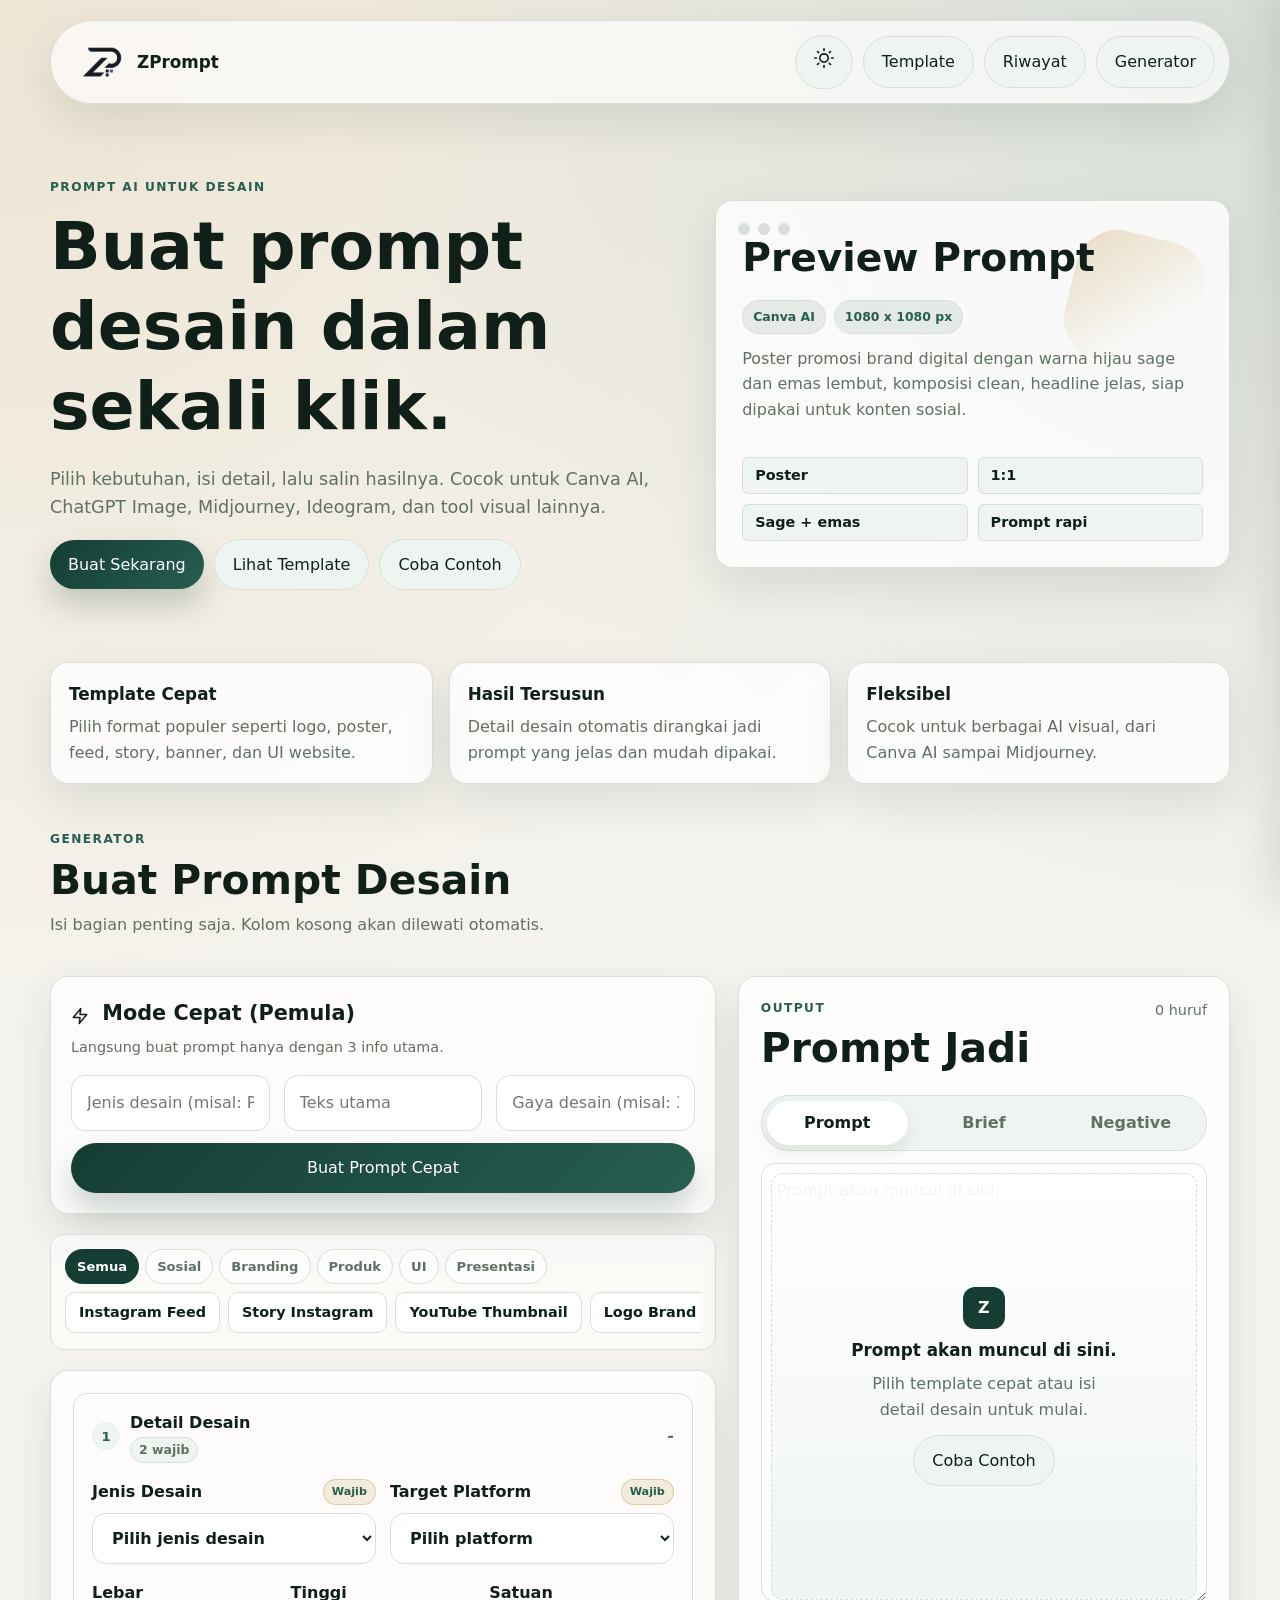
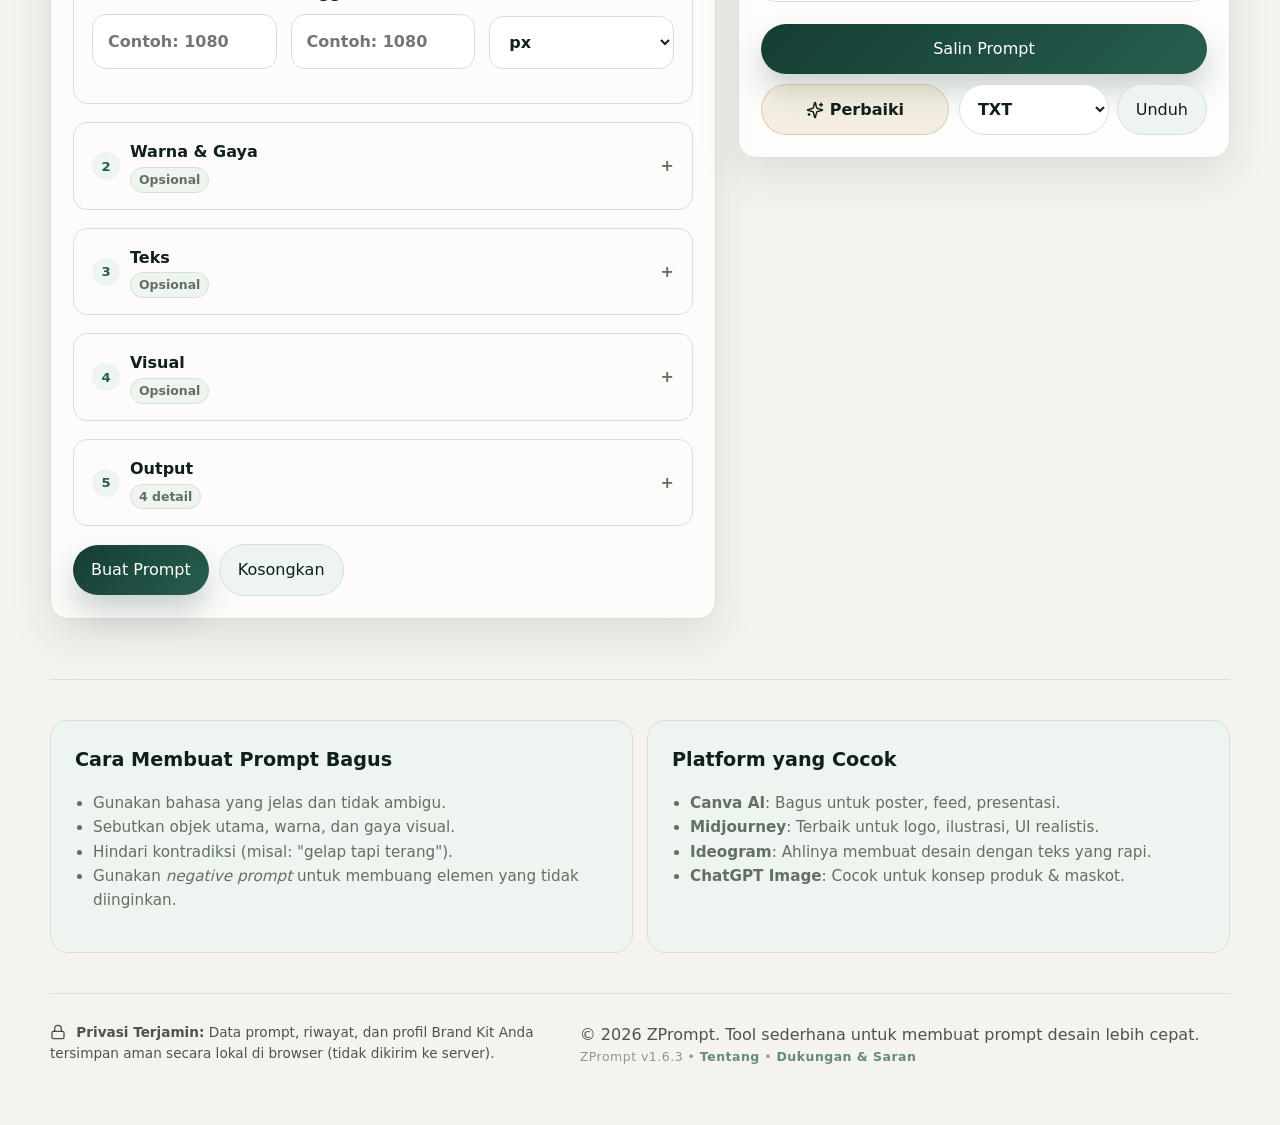
<file: index.html>
<!doctype html>
<html lang="id">
<head>
  <meta charset="utf-8" />
  <meta name="viewport" content="width=device-width, initial-scale=1" />
  <meta name="theme-color" content="#10261f" />
  <meta name="description" content="ZPrompt — generator prompt desain AI gratis. Buat prompt untuk Canva AI, Midjourney, Ideogram, dan ChatGPT dalam hitungan detik." />
  <meta property="og:title" content="ZPrompt — AI Design Prompt Generator" />
  <meta property="og:description" content="Buat prompt desain AI dengan cepat dan rapi." />
  <meta property="og:url" content="https://zarkasih081.github.io/ZPrompt/" />
  <meta property="og:type" content="website" />
  <meta property="og:image" content="https://zarkasih081.github.io/ZPrompt/assets/og-image.png" />
  <link rel="canonical" href="https://zarkasih081.github.io/ZPrompt/" />
  <title>ZPrompt</title>
  <link rel="icon" href="assets/favicon.png" type="image/png" />
  <link rel="apple-touch-icon" href="assets/icon-192.png" />
  <link rel="manifest" href="manifest.webmanifest" />
  <link rel="stylesheet" href="style.css?v=1.6.3" />
</head>
<body>
  <div class="app-shell">
    <header class="site-header">
      <nav class="nav home-nav" aria-label="Navigasi utama">
        <a class="brand" href="#top" aria-label="ZPrompt">
          <img src="assets/logo.png" alt="Logo ZPrompt" />
          <span>
            <strong>ZPrompt</strong>
          </span>
        </a>
        <div class="nav-actions home-nav-actions">
          <button class="theme-toggle" id="themeToggle" type="button" aria-label="Ganti tema"><span class="theme-icon"><svg width="20" height="20" viewBox="0 0 24 24" fill="none" stroke="currentColor" stroke-width="2" stroke-linecap="round" stroke-linejoin="round"><circle cx="12" cy="12" r="5"/><line x1="12" y1="1" x2="12" y2="3"/><line x1="12" y1="21" x2="12" y2="23"/><line x1="4.22" y1="4.22" x2="5.64" y2="5.64"/><line x1="18.36" y1="18.36" x2="19.78" y2="19.78"/><line x1="1" y1="12" x2="3" y2="12"/><line x1="21" y1="12" x2="23" y2="12"/><line x1="4.22" y1="19.78" x2="5.64" y2="18.36"/><line x1="18.36" y1="5.64" x2="19.78" y2="4.22"/></svg></span></button>
          <a class="nav-link" href="template/">Template</a>
          <button class="nav-link" id="historyToggle" type="button" aria-label="Buka Riwayat" aria-controls="historySidebar" aria-expanded="false">
            <span class="history-text">Riwayat</span>
            <svg class="history-icon" width="20" height="20" viewBox="0 0 24 24" fill="none" stroke="currentColor" stroke-width="2" stroke-linecap="round" stroke-linejoin="round"><path d="M3 12a9 9 0 1 0 9-9 9.75 9.75 0 0 0-6.74 2.74L3 8"/><path d="M3 3v5h5"/><path d="M12 7v5l4 2"/></svg>
          </button>
          <a class="nav-link" href="#generator">Generator</a>
        </div>
      </nav>

      <section class="hero" id="top">
        <div class="hero-copy">
          <p class="eyebrow">Prompt AI untuk desain</p>
          <h1>Buat prompt desain dalam sekali klik.</h1>
          <p class="hero-text">Pilih kebutuhan, isi detail, lalu salin hasilnya. Cocok untuk Canva AI, ChatGPT Image, Midjourney, Ideogram, dan tool visual lainnya.</p>
          <div class="hero-buttons">
            <a class="primary-btn" href="#generator">Buat Sekarang</a>
            <a class="secondary-btn" href="template/">Lihat Template</a>
            <button class="secondary-btn" id="loadExample" type="button">Coba Contoh</button>
          </div>
        </div>
        <div class="hero-card" aria-label="Preview hasil prompt">
          <div class="card-topbar">
            <span></span><span></span><span></span>
          </div>
          <h2>Preview Prompt</h2>
          <div class="preview-meta">
            <span>Canva AI</span>
            <span>1080 x 1080 px</span>
          </div>
          <p class="preview-prompt">Poster promosi brand digital dengan warna hijau sage dan emas lembut, komposisi clean, headline jelas, siap dipakai untuk konten sosial.</p>
          <div class="mini-grid">
            <span>Poster</span>
            <span>1:1</span>
            <span>Sage + emas</span>
            <span>Prompt rapi</span>
          </div>
        </div>
      </section>
    </header>

    <main>
      <section class="quick-info" aria-label="Fitur website">
        <article>
          <strong>Template Cepat</strong>
          <p>Pilih format populer seperti logo, poster, feed, story, banner, dan UI website.</p>
        </article>
        <article>
          <strong>Hasil Tersusun</strong>
          <p>Detail desain otomatis dirangkai jadi prompt yang jelas dan mudah dipakai.</p>
        </article>
        <article>
          <strong>Fleksibel</strong>
          <p>Cocok untuk berbagai AI visual, dari Canva AI sampai Midjourney.</p>
        </article>
      </section>

      <section class="generator-section" id="generator">
        <div class="section-heading">
          <p class="eyebrow">Generator</p>
          <h2>Buat Prompt Desain</h2>
          <p>Isi bagian penting saja. Kolom kosong akan dilewati otomatis.</p>
        </div>

        <div class="generator-left-column">
          <div class="quick-mode-panel" aria-label="Mode Cepat">
            <div class="quick-mode-header">
              <h3 class="panel-title"><svg class="icon-inline" width="18" height="18" viewBox="0 0 24 24" fill="none" stroke="currentColor" stroke-width="2" stroke-linecap="round" stroke-linejoin="round"><polygon points="13 2 3 14 12 14 11 22 21 10 12 10 13 2"/></svg> Mode Cepat (Pemula)</h3>
              <p class="panel-desc">Langsung buat prompt hanya dengan 3 info utama.</p>
            </div>
            <form id="quickModeForm" class="quick-mode-form">
              <div class="grid-3 quick-mode-grid">
                <input id="qmDesignType" type="text" placeholder="Jenis desain (misal: Poster)" required />
                <input id="qmMainText" type="text" placeholder="Teks utama" required />
                <input id="qmStyle" type="text" placeholder="Gaya desain (misal: 3D)" required />
              </div>
              <button class="primary-btn quick-btn" type="submit">Buat Prompt Cepat</button>
            </form>
          </div>

          <div class="preset-panel" aria-label="Template Profesional">
            <div class="preset-categories" aria-label="Kategori template">
              <button class="preset-category-btn active" data-category="all" type="button">Semua</button>
              <button class="preset-category-btn" data-category="social" type="button">Sosial</button>
              <button class="preset-category-btn" data-category="brand" type="button">Branding</button>
              <button class="preset-category-btn" data-category="product" type="button">Produk</button>
              <button class="preset-category-btn" data-category="ui" type="button">UI</button>
              <button class="preset-category-btn" data-category="presentation" type="button">Presentasi</button>
            </div>
            <div class="presets-container" aria-label="Template">
              <button class="preset-btn" data-category="social" data-preset="ig-feed" type="button">Instagram Feed</button>
              <button class="preset-btn" data-category="social" data-preset="story" type="button">Story Instagram</button>
              <button class="preset-btn" data-category="social" data-preset="yt-thumb" type="button">YouTube Thumbnail</button>
              <button class="preset-btn" data-category="brand" data-preset="logo" type="button">Logo Brand</button>
              <button class="preset-btn" data-category="social" data-preset="poster" type="button">Poster</button>
              <button class="preset-btn" data-category="product" data-preset="poster-makanan" type="button">Poster Makanan</button>
              <button class="preset-btn" data-category="product" data-preset="label-produk" type="button">Label Produk</button>
              <button class="preset-btn" data-category="brand" data-preset="banner" type="button">Banner Website</button>
              <button class="preset-btn" data-category="brand" data-preset="maskot" type="button">Desain Maskot</button>
              <button class="preset-btn" data-category="ui" data-preset="ui" type="button">UI Website</button>
              <button class="preset-btn" data-category="ui" data-preset="ui-app" type="button">UI Aplikasi</button>
              <button class="preset-btn" data-category="presentation" data-preset="slide" type="button">Presentasi Slide</button>
              <button class="preset-btn" data-category="presentation" data-preset="bisnis" type="button">Presentasi Bisnis</button>
            </div>
          </div>

          <form class="generator-form" id="promptForm">
          <fieldset>
            <legend>Detail Desain</legend>
            <div class="grid-2">
              <label>Jenis Desain
                <select id="designType" required>
                  <option value="">Pilih jenis desain</option>
                  <option>Logo</option>
                  <option>Poster Promosi</option>
                  <option>Feed Instagram</option>
                  <option>Story Instagram</option>
                  <option>Banner Website</option>
                  <option>Label Produk</option>
                  <option>Thumbnail YouTube</option>
                  <option>Presentasi Slide</option>
                  <option>UI Website</option>
                </select>
              </label>
              <label>Target Platform
                <select id="platform" required>
                  <option value="">Pilih platform</option>
                  <option>Canva AI</option>
                  <option>ChatGPT Image</option>
                  <option>Ideogram</option>
                  <option>Leonardo AI</option>
                  <option>Bing Image Creator</option>
                  <option>Midjourney</option>
                  <option>Umum</option>
                </select>
              </label>
            </div>
            <div id="platformTips" class="platform-tips" aria-hidden="true"></div>
            <div class="grid-3">
              <label>Lebar
                <input id="width" type="number" min="1" placeholder="Contoh: 1080" />
              </label>
              <label>Tinggi
                <input id="height" type="number" min="1" placeholder="Contoh: 1080" />
              </label>
              <label>Satuan
                <select id="unit">
                  <option>px</option>
                  <option>cm</option>
                  <option>mm</option>
                  <option>inch</option>
                </select>
              </label>
            </div>
          </fieldset>

          <fieldset>
            <legend>Warna & Gaya</legend>
            <div class="brand-kit-toolbar">
              <button class="secondary-btn small-btn brand-kit-open" id="openBrandKit" type="button"><svg class="icon-inline icon-sm" width="14" height="14" viewBox="0 0 24 24" fill="none" stroke="currentColor" stroke-width="2" stroke-linecap="round" stroke-linejoin="round"><circle cx="13.5" cy="6.5" r=".5" fill="currentColor"/><circle cx="17.5" cy="10.5" r=".5" fill="currentColor"/><circle cx="8.5" cy="7.5" r=".5" fill="currentColor"/><circle cx="6.5" cy="12.5" r=".5" fill="currentColor"/><path d="M12 2C6.5 2 2 6.5 2 12s4.5 10 10 10c.926 0 1.648-.746 1.648-1.688 0-.437-.18-.835-.437-1.125-.29-.289-.438-.652-.438-1.125a1.64 1.64 0 0 1 1.668-1.668h1.996c3.051 0 5.555-2.503 5.555-5.554C21.965 6.012 17.461 2 12 2z"/></svg> Brand Kit</button>
            </div>
            <div class="grid-2">
              <label>Warna Utama
                <input id="primaryColor" type="text" placeholder="Contoh: hijau sage" />
              </label>
              <label>Warna Sekunder
                <input id="secondaryColor" type="text" placeholder="Contoh: emas lembut" />
              </label>
            </div>
            <div class="grid-2">
              <label>Mood Warna
                <select id="mood">
                  <option value="">Pilih mood warna</option>
                  <option>Fresh dan cerah</option>
                  <option>Elegan dan profesional</option>
                  <option>Minimalis dan bersih</option>
                  <option>Hangat dan ramah</option>
                  <option>Modern dan premium</option>
                  <option>Lucu dan kartun</option>
                </select>
              </label>
              <label>Gaya Desain
                <select id="styleDesign">
                  <option value="">Pilih gaya desain</option>
                  <option>Modern clean</option>
                  <option>Minimalis premium</option>
                  <option>Kartun lucu</option>
                  <option>Flat illustration</option>
                  <option>3D soft style</option>
                  <option>Luxury elegant</option>
                  <option>Edukatif formal</option>
                </select>
              </label>
            </div>
          </fieldset>

          <fieldset>
            <legend>Teks</legend>
            <label>Teks Utama atau Judul Besar
              <input id="mainText" type="text" placeholder="Contoh: ZPrompt" />
            </label>
            <div class="grid-2">
              <label>Peletakan Teks Utama
                <select id="textPlacement">
                  <option value="">Pilih peletakan</option>
                  <option>Atas tengah</option>
                  <option>Tengah utama</option>
                  <option>Kiri atas</option>
                  <option>Kiri bawah</option>
                  <option>Kanan atas</option>
                  <option>Bawah tengah</option>
                </select>
              </label>
              <label>Gaya Font
                <select id="fontStyle">
                  <option value="">Pilih gaya font</option>
                  <option>Sans serif modern</option>
                  <option>Serif elegan</option>
                  <option>Rounded friendly</option>
                  <option>Bold display</option>
                  <option>Handwritten playful</option>
                  <option>Formal akademik</option>
                </select>
              </label>
            </div>
            <label>Teks Sekunder atau Tagline
              <input id="tagline" type="text" placeholder="Contoh: Cepat, rapi, siap pakai" />
            </label>
          </fieldset>

          <fieldset>
            <legend>Visual</legend>
            <label>Deskripsi Gambar, Ilustrasi, atau Logo
              <textarea id="visualDesc" rows="4" placeholder="Contoh: logo huruf Z modern dengan elemen cahaya lembut dan bentuk geometris"></textarea>
            </label>
            <div class="grid-2">
              <label>Objek Utama
                <input id="mainObject" type="text" placeholder="Contoh: maskot, produk, ikon" />
              </label>
              <label>Latar Belakang
                <input id="background" type="text" placeholder="Contoh: putih bersih, gradasi" />
              </label>
            </div>
            <label>Elemen Tambahan
              <input id="extraElements" type="text" placeholder="Contoh: daun, buah, sparkle, garis abstrak, bayangan halus" />
            </label>
          </fieldset>

          <fieldset>
            <legend>Output</legend>
            <div class="grid-2">
              <label>Bahasa Output
                <select id="promptLang">
                  <option>Indonesia</option>
                  <option>English</option>
                  <option>Campuran</option>
                </select>
              </label>
              <label>Level Detail
                <select id="detailLevel">
                  <option>Standar</option>
                  <option>Singkat</option>
                  <option>Detail</option>
                  <option>Sangat detail</option>
                </select>
              </label>
            </div>
            <div class="grid-2">
              <label>Nuansa Output
                <select id="outputTone">
                  <option>Profesional</option>
                  <option>Realistis</option>
                  <option>Lucu</option>
                  <option>Premium</option>
                  <option>Akademik</option>
                  <option>Promosi</option>
                </select>
              </label>
              <label>Kualitas
                <select id="quality">
                  <option>High quality</option>
                  <option>Ultra detailed</option>
                  <option>Clean vector</option>
                  <option>Print ready</option>
                  <option>Mobile friendly</option>
                </select>
              </label>
            </div>
            <label>Catatan Khusus
              <textarea id="notes" rows="3" placeholder="Contoh: teks harus mudah dibaca, cocok untuk stiker"></textarea>
            </label>
            <label>Hal yang Harus Dihindari
              <textarea id="negativePrompt" rows="2" placeholder="Contoh: jangan blur, jangan teks rusak, jangan background gelap, jangan terlalu ramai"></textarea>
            </label>
          </fieldset>

          <div class="form-actions">
            <button class="primary-btn" type="submit">Buat Prompt</button>
            <button class="secondary-btn" id="resetForm" type="button">Kosongkan</button>
            <span id="saveStatus" class="save-badge"></span>
          </div>
        </form>
        </div>

        <aside class="result-panel" aria-label="Hasil prompt">
          <div class="result-header">
            <div>
              <p class="eyebrow">Output</p>
              <h2>Prompt Jadi</h2>
            </div>
            <span id="charCount">0 huruf</span>
          </div>
          <div class="output-mode-tabs" role="tablist" aria-label="Mode output">
            <button class="output-mode-btn active" data-output-mode="prompt" type="button" role="tab" aria-selected="true">Prompt</button>
            <button class="output-mode-btn" data-output-mode="brief" type="button" role="tab" aria-selected="false">Brief</button>
            <button class="output-mode-btn" data-output-mode="negative" type="button" role="tab" aria-selected="false">Negative</button>
          </div>
          <div class="result-output-wrap">
            <textarea id="resultPrompt" rows="16" readonly placeholder="Prompt akan muncul di sini."></textarea>
            <div class="result-empty-state" id="resultEmptyState">
              <div class="empty-mark">Z</div>
              <strong>Prompt akan muncul di sini.</strong>
              <p>Pilih template cepat atau isi detail desain untuk mulai.</p>
              <button class="secondary-btn empty-example-btn" id="loadExampleEmpty" type="button">Coba Contoh</button>
            </div>
          </div>
          <details class="result-detail-panel" id="promptToolsPanel" hidden>
            <summary>
              <span>Skor & salin platform</span>
              <span class="result-detail-kicker">Opsional</span>
            </summary>
          <div class="prompt-score-panel" id="promptScorePanel" hidden>
            <div class="score-header">
              <strong>Skor Kualitas Prompt: <span id="scoreValue">0</span>/100</strong>
              <div class="score-bar"><div class="score-fill" id="scoreFill"></div></div>
            </div>
            <div class="score-details">
              <p class="score-good"><svg class="score-icon score-icon-good" width="16" height="16" viewBox="0 0 24 24" fill="none" stroke="currentColor" stroke-width="2" stroke-linecap="round" stroke-linejoin="round"><path d="M20 6 9 17l-5-5"/></svg> <strong>Lengkap:</strong> <span id="scoreGoodText">-</span></p>
              <p class="score-bad"><svg class="score-icon score-icon-bad" width="16" height="16" viewBox="0 0 24 24" fill="none" stroke="currentColor" stroke-width="2" stroke-linecap="round" stroke-linejoin="round"><path d="m21.73 18-8-14a2 2 0 0 0-3.48 0l-8 14A2 2 0 0 0 4 21h16a2 2 0 0 0 1.73-3Z"/><path d="M12 9v4"/><path d="M12 17h.01"/></svg> <strong>Kurang/Saran:</strong> <span id="scoreBadText">-</span></p>
            </div>
          </div>
          <div class="copy-platform-group" id="copyPlatformGroup" hidden>
            <p class="copy-platform-title">Salin khusus untuk platform:</p>
            <div class="copy-platform-actions">
              <button class="secondary-btn small-btn" id="copyCanva" type="button">Canva</button>
              <button class="secondary-btn small-btn" id="copyMidjourney" type="button">Midjourney</button>
              <button class="secondary-btn small-btn" id="copyIdeogram" type="button">Ideogram</button>
              <button class="secondary-btn small-btn" id="copyChatGPT" type="button">ChatGPT</button>
            </div>
          </div>
          </details>
          <div class="result-actions">
            <button class="primary-btn copy-main" id="copyPrompt" type="button">Salin Prompt</button>
            <div class="result-tools">
              <button class="secondary-btn improve-btn" id="improvePrompt" type="button"><svg class="icon-inline" width="18" height="18" viewBox="0 0 24 24" fill="none" stroke="currentColor" stroke-width="2" stroke-linecap="round" stroke-linejoin="round"><path d="M9.937 15.5A2 2 0 0 0 8.5 14.063l-6.135-1.582a.5.5 0 0 1 0-.962L8.5 9.936A2 2 0 0 0 9.937 8.5l1.582-6.135a.5.5 0 0 1 .963 0L14.063 8.5A2 2 0 0 0 15.5 9.937l6.135 1.581a.5.5 0 0 1 0 .964L15.5 14.063a2 2 0 0 0-1.437 1.437l-1.582 6.135a.5.5 0 0 1-.963 0z"/><path d="M20 3v4"/><path d="M22 5h-4"/><path d="M4 17v2"/><path d="M5 18H3"/></svg>Perbaiki</button>
              <div class="export-group">
                <select id="exportFormat" class="export-select" aria-label="Format Export">
                  <option value="txt">TXT</option>
                  <option value="json">JSON</option>
                  <option value="md">Markdown</option>
                  <option value="pdf">Cetak PDF</option>
                </select>
                <button class="secondary-btn" id="exportBtn" type="button">Unduh</button>
              </div>
            </div>
          </div>
        </aside>
      </section>
      <section class="education-section">
        <div class="grid-2">
          <div class="edu-card">
            <h3>Cara Membuat Prompt Bagus</h3>
            <ul class="education-list">
              <li>Gunakan bahasa yang jelas dan tidak ambigu.</li>
              <li>Sebutkan objek utama, warna, dan gaya visual.</li>
              <li>Hindari kontradiksi (misal: "gelap tapi terang").</li>
              <li>Gunakan <i>negative prompt</i> untuk membuang elemen yang tidak diinginkan.</li>
            </ul>
          </div>
          <div class="edu-card">
            <h3>Platform yang Cocok</h3>
            <ul class="education-list">
              <li><strong>Canva AI</strong>: Bagus untuk poster, feed, presentasi.</li>
              <li><strong>Midjourney</strong>: Terbaik untuk logo, ilustrasi, UI realistis.</li>
              <li><strong>Ideogram</strong>: Ahlinya membuat desain dengan teks yang rapi.</li>
              <li><strong>ChatGPT Image</strong>: Cocok untuk konsep produk & maskot.</li>
            </ul>
          </div>
        </div>
      </section>
    </main>

    <footer class="site-footer">
      <div class="footer-privacy">
        <p><svg class="icon-inline" width="16" height="16" viewBox="0 0 24 24" fill="none" stroke="currentColor" stroke-width="2" stroke-linecap="round" stroke-linejoin="round"><rect width="18" height="11" x="3" y="11" rx="2" ry="2"/><path d="M7 11V7a5 5 0 0 1 10 0v4"/></svg> <strong>Privasi Terjamin:</strong> Data prompt, riwayat, dan profil Brand Kit Anda tersimpan aman secara lokal di browser (tidak dikirim ke server).</p>
      </div>
      <div class="footer-main">
        <div>
          <p>© <span id="year"></span> ZPrompt. Tool sederhana untuk membuat prompt desain lebih cepat.</p>
          <p class="app-version">
            ZPrompt v1.6.3 •
            <a href="tentang/">Tentang</a> •
            <a href="dukungan/">Dukungan & Saran</a>
          </p>
        </div>
        <div class="footer-actions">
          <button class="secondary-btn small-btn install-btn" id="installAppBtn" type="button" hidden><svg class="icon-inline icon-sm" width="14" height="14" viewBox="0 0 24 24" fill="none" stroke="currentColor" stroke-width="2" stroke-linecap="round" stroke-linejoin="round"><rect width="14" height="20" x="5" y="2" rx="2" ry="2"/><path d="M12 18h.01"/></svg> Install App</button>
        </div>
      </div>
    </footer>
  </div>

  <div class="mobile-sticky-actions" aria-label="Aksi cepat generator">
    <button class="primary-btn" id="mobileGenerate" type="button">Buat</button>
    <button class="secondary-btn" id="mobileCopy" type="button">Salin</button>
  </div>
  
  <div class="history-sidebar" id="historySidebar" role="dialog" aria-modal="true" aria-labelledby="historyTitle" aria-hidden="true" tabindex="-1">
    <div class="history-sidebar-header">
      <div>
        <h3 id="historyTitle">Riwayat Prompt</h3>
        <button class="clear-all-btn" id="clearAllHistory" type="button" aria-label="Bersihkan riwayat">Bersihkan</button>
      </div>
      <button class="close-sidebar" id="closeHistory" type="button" aria-label="Tutup Riwayat">&times;</button>
    </div>
    <div class="history-sidebar-content">
      <ul id="historyList" class="history-list"></ul>
      <div id="historyEmpty" class="history-empty">
        Belum ada riwayat.
      </div>
    </div>
  </div>
  <div class="history-overlay" id="historyOverlay" aria-hidden="true"></div>

  <!-- Brand Kit Modal -->
  <div class="modal-overlay" id="brandKitModal" aria-hidden="true">
    <div class="modal-content" role="dialog" aria-modal="true" aria-labelledby="brandKitTitle" aria-describedby="brandKitDesc" tabindex="-1">
      <div class="modal-header">
        <h3 class="modal-title" id="brandKitTitle"><svg width="20" height="20" viewBox="0 0 24 24" fill="none" stroke="currentColor" stroke-width="2" stroke-linecap="round" stroke-linejoin="round"><circle cx="13.5" cy="6.5" r=".5" fill="currentColor"/><circle cx="17.5" cy="10.5" r=".5" fill="currentColor"/><circle cx="8.5" cy="7.5" r=".5" fill="currentColor"/><circle cx="6.5" cy="12.5" r=".5" fill="currentColor"/><path d="M12 2C6.5 2 2 6.5 2 12s4.5 10 10 10c.926 0 1.648-.746 1.648-1.688 0-.437-.18-.835-.437-1.125-.29-.289-.438-.652-.438-1.125a1.64 1.64 0 0 1 1.668-1.668h1.996c3.051 0 5.555-2.503 5.555-5.554C21.965 6.012 17.461 2 12 2z"/></svg> Brand Kit</h3>
        <button class="close-sidebar" id="closeBrandKit" type="button" aria-label="Tutup Brand Kit">&times;</button>
      </div>
      <div class="modal-body">
        <p class="modal-desc" id="brandKitDesc">Simpan profil brand untuk digunakan ulang dengan cepat.</p>
        
        <div class="brand-list" id="brandList"></div>
        
        <form id="brandForm" class="brand-form">
          <input type="hidden" id="brandId" />
          <label class="brand-field">Nama Brand <input type="text" id="brandName" required placeholder="Contoh: ZPrompt" /></label>
          <div class="grid-2 brand-form-grid">
            <label class="brand-field">Warna Utama <input type="text" id="brandColor1" placeholder="Contoh: hijau tua" /></label>
            <label class="brand-field">Warna Sekunder <input type="text" id="brandColor2" placeholder="Contoh: emas" /></label>
          </div>
          <div class="grid-2 brand-form-grid">
            <label class="brand-field">Gaya Desain <input type="text" id="brandStyle" placeholder="Contoh: modern minimalis" /></label>
            <label class="brand-field">Tone Nuansa <input type="text" id="brandTone" placeholder="Contoh: profesional" /></label>
          </div>
          <label class="brand-field brand-field-full">Font Style <input type="text" id="brandFont" placeholder="Contoh: sans-serif" /></label>
          <div class="brand-form-actions">
            <button class="primary-btn" type="submit">Simpan Brand</button>
            <button class="secondary-btn" type="button" id="cancelBrand" hidden>Batal</button>
          </div>
        </form>
      </div>
    </div>
  </div>

  <div id="toastContainer" class="toast-container" aria-live="polite"></div>
  <a href="#top" id="backToTop" class="back-to-top" aria-label="Ke Atas"><svg width="24" height="24" viewBox="0 0 24 24" fill="none" stroke="currentColor" stroke-width="2" stroke-linecap="round" stroke-linejoin="round"><path d="m18 15-6-6-6 6"/></svg></a>

  <script src="script.js?v=1.6.3"></script>
</body>
</html>
</file>
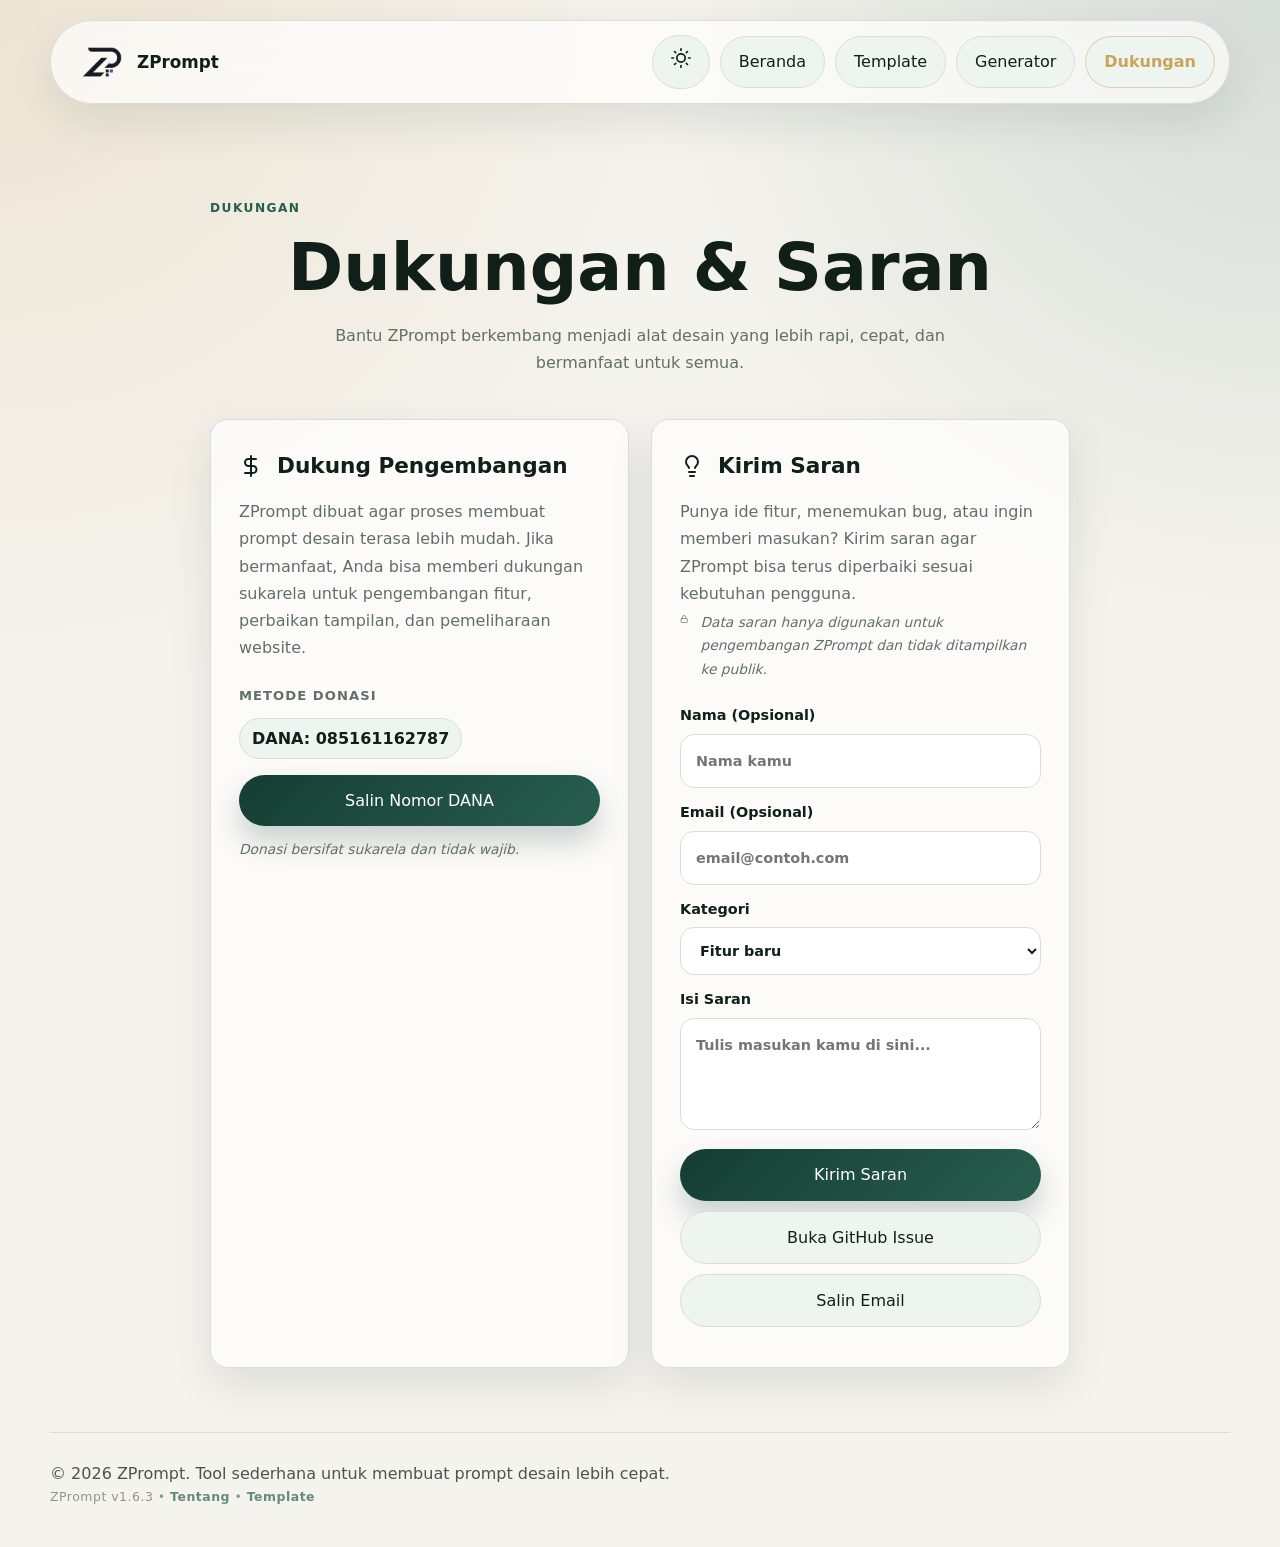
<file: dukungan/index.html>
<!doctype html>
<html lang="id">
<head>
  <meta charset="utf-8" />
  <meta name="viewport" content="width=device-width, initial-scale=1" />
  <meta name="theme-color" content="#10261f" />
  <meta name="description" content="Dukung ZPrompt dengan donasi sukarela atau kirim saran untuk pengembangan fitur selanjutnya." />
  <meta property="og:title" content="Dukungan & Saran - ZPrompt" />
  <meta property="og:description" content="Kirim saran, laporkan bug, atau beri dukungan sukarela untuk pengembangan ZPrompt." />
  <meta property="og:url" content="https://zarkasih081.github.io/ZPrompt/dukungan/" />
  <meta property="og:type" content="website" />
  <meta property="og:image" content="https://zarkasih081.github.io/ZPrompt/assets/og-image.png" />
  <link rel="canonical" href="https://zarkasih081.github.io/ZPrompt/dukungan/" />
  <title>Dukungan & Saran - ZPrompt</title>
  <link rel="icon" href="../assets/favicon.png" type="image/png" />
  <link rel="apple-touch-icon" href="../assets/icon-192.png" />
  <link rel="manifest" href="../manifest.webmanifest" />
  <link rel="stylesheet" href="../style.css?v=1.6.3" />
</head>
<body>
  <div class="app-shell">
    <header class="site-header" id="top">
      <nav class="nav page-nav" aria-label="Navigasi utama">
        <a class="brand" href="../" aria-label="Beranda ZPrompt">
          <img src="../assets/logo.png" alt="Logo ZPrompt" />
          <span><strong>ZPrompt</strong></span>
        </a>
        <div class="nav-actions page-nav-actions">
          <button class="theme-toggle" id="themeToggle" type="button" aria-label="Ganti tema"><span class="theme-icon"></span></button>
          <a class="nav-link" href="../">Beranda</a>
          <a class="nav-link" href="../template/">Template</a>
          <a class="nav-link" href="../#generator">Generator</a>
          <a class="nav-link is-active" href="./" aria-current="page">Dukungan</a>
        </div>
      </nav>
    </header>

    <main class="page-main">
      <section class="support-content">
        <p class="eyebrow">Dukungan</p>
        <h1>Dukungan & Saran</h1>
        <p class="support-subtitle">Bantu ZPrompt berkembang menjadi alat desain yang lebih rapi, cepat, dan bermanfaat untuk semua.</p>

        <div class="support-grid">
          <article class="support-card">
            <h2><svg class="icon-inline" width="24" height="24" viewBox="0 0 24 24" fill="none" stroke="currentColor" stroke-width="2" stroke-linecap="round" stroke-linejoin="round"><path d="M12 2v20"/><path d="M17 5H9.5a3.5 3.5 0 0 0 0 7H14a3.5 3.5 0 0 1 0 7H6"/></svg> Dukung Pengembangan</h2>
            <p>ZPrompt dibuat agar proses membuat prompt desain terasa lebih mudah. Jika bermanfaat, Anda bisa memberi dukungan sukarela untuk pengembangan fitur, perbaikan tampilan, dan pemeliharaan website.</p>

            <div class="donation-meta">
              <span class="donation-label">METODE DONASI</span>
              <div class="donation-methods">
                <span class="donation-pill">DANA: 085161162787</span>
              </div>
            </div>

            <button class="primary-btn full-width-btn" type="button" data-copy-text="085161162787" data-copy-success="Nomor DANA tersalin">Salin Nomor DANA</button>
            <p class="support-note"><i>Donasi bersifat sukarela dan tidak wajib.</i></p>
          </article>

          <article class="support-card">
            <h2><svg class="icon-inline" width="24" height="24" viewBox="0 0 24 24" fill="none" stroke="currentColor" stroke-width="2" stroke-linecap="round" stroke-linejoin="round"><path d="M15 14c.2-1 .7-1.7 1.5-2.5 1-.9 1.5-2.2 1.5-3.5A6 6 0 0 0 6 8c0 1 .2 2.2 1.5 3.5.7.9 1.3 1.5 1.5 2.5"/><path d="M9 18h6"/><path d="M10 22h4"/></svg> Kirim Saran</h2>
            <p>Punya ide fitur, menemukan bug, atau ingin memberi masukan? Kirim saran agar ZPrompt bisa terus diperbaiki sesuai kebutuhan pengguna.</p>
            <p class="privacy-note"><svg class="icon-inline" width="16" height="16" viewBox="0 0 24 24" fill="none" stroke="currentColor" stroke-width="2" stroke-linecap="round" stroke-linejoin="round"><rect width="18" height="11" x="3" y="11" rx="2" ry="2"/><path d="M7 11V7a5 5 0 0 1 10 0v4"/></svg> <i>Data saran hanya digunakan untuk pengembangan ZPrompt dan tidak ditampilkan ke publik.</i></p>

            <form class="support-form" id="supportForm">
              <label>Nama (Opsional)
                <input type="text" name="Nama" placeholder="Nama kamu" />
              </label>
              <label>Email (Opsional)
                <input type="email" name="Email" placeholder="email@contoh.com" />
              </label>
              <label>Kategori
                <select name="Kategori">
                  <option value="Fitur baru">Fitur baru</option>
                  <option value="Bug atau error">Bug atau error</option>
                  <option value="Tampilan UI/UX">Tampilan</option>
                  <option value="Preset prompt">Preset prompt</option>
                  <option value="Lainnya">Lainnya</option>
                </select>
              </label>
              <label>Isi Saran
                <textarea name="Saran" required placeholder="Tulis masukan kamu di sini..."></textarea>
              </label>
              <div class="support-form-actions">
                <button class="primary-btn full-width-btn" type="submit">Kirim Saran</button>
                <a class="secondary-btn full-width-btn" href="https://github.com/zarkasih081/ZPrompt/issues/new?title=Saran%20untuk%20ZPrompt&body=Tulis%20saran%20atau%20laporan%20bug%20di%20sini%3A%0A%0A" target="_blank" rel="noopener">Buka GitHub Issue</a>
                <button class="secondary-btn full-width-btn" type="button" data-copy-text="zarkasih081@gmail.com" data-copy-success="Email tersalin">Salin Email</button>
              </div>
              <p class="support-note" id="supportStatus" aria-live="polite"></p>
            </form>
          </article>
        </div>
      </section>
    </main>

    <footer class="site-footer">
      <div class="footer-main">
        <div>
          <p>&copy; <span data-current-year></span> ZPrompt. Tool sederhana untuk membuat prompt desain lebih cepat.</p>
          <p class="app-version">
            ZPrompt v1.6.3 &bull;
            <a href="../tentang/">Tentang</a> &bull;
            <a href="../template/">Template</a>
          </p>
        </div>
      </div>
    </footer>
  </div>

  <a href="#top" id="backToTop" class="back-to-top" aria-label="Ke Atas"><svg width="24" height="24" viewBox="0 0 24 24" fill="none" stroke="currentColor" stroke-width="2" stroke-linecap="round" stroke-linejoin="round"><path d="m18 15-6-6-6 6"/></svg></a>
  <script src="../page.js?v=1.6.3"></script>
  <script src="../support.js?v=1.6.3"></script>
</body>
</html>
</file>
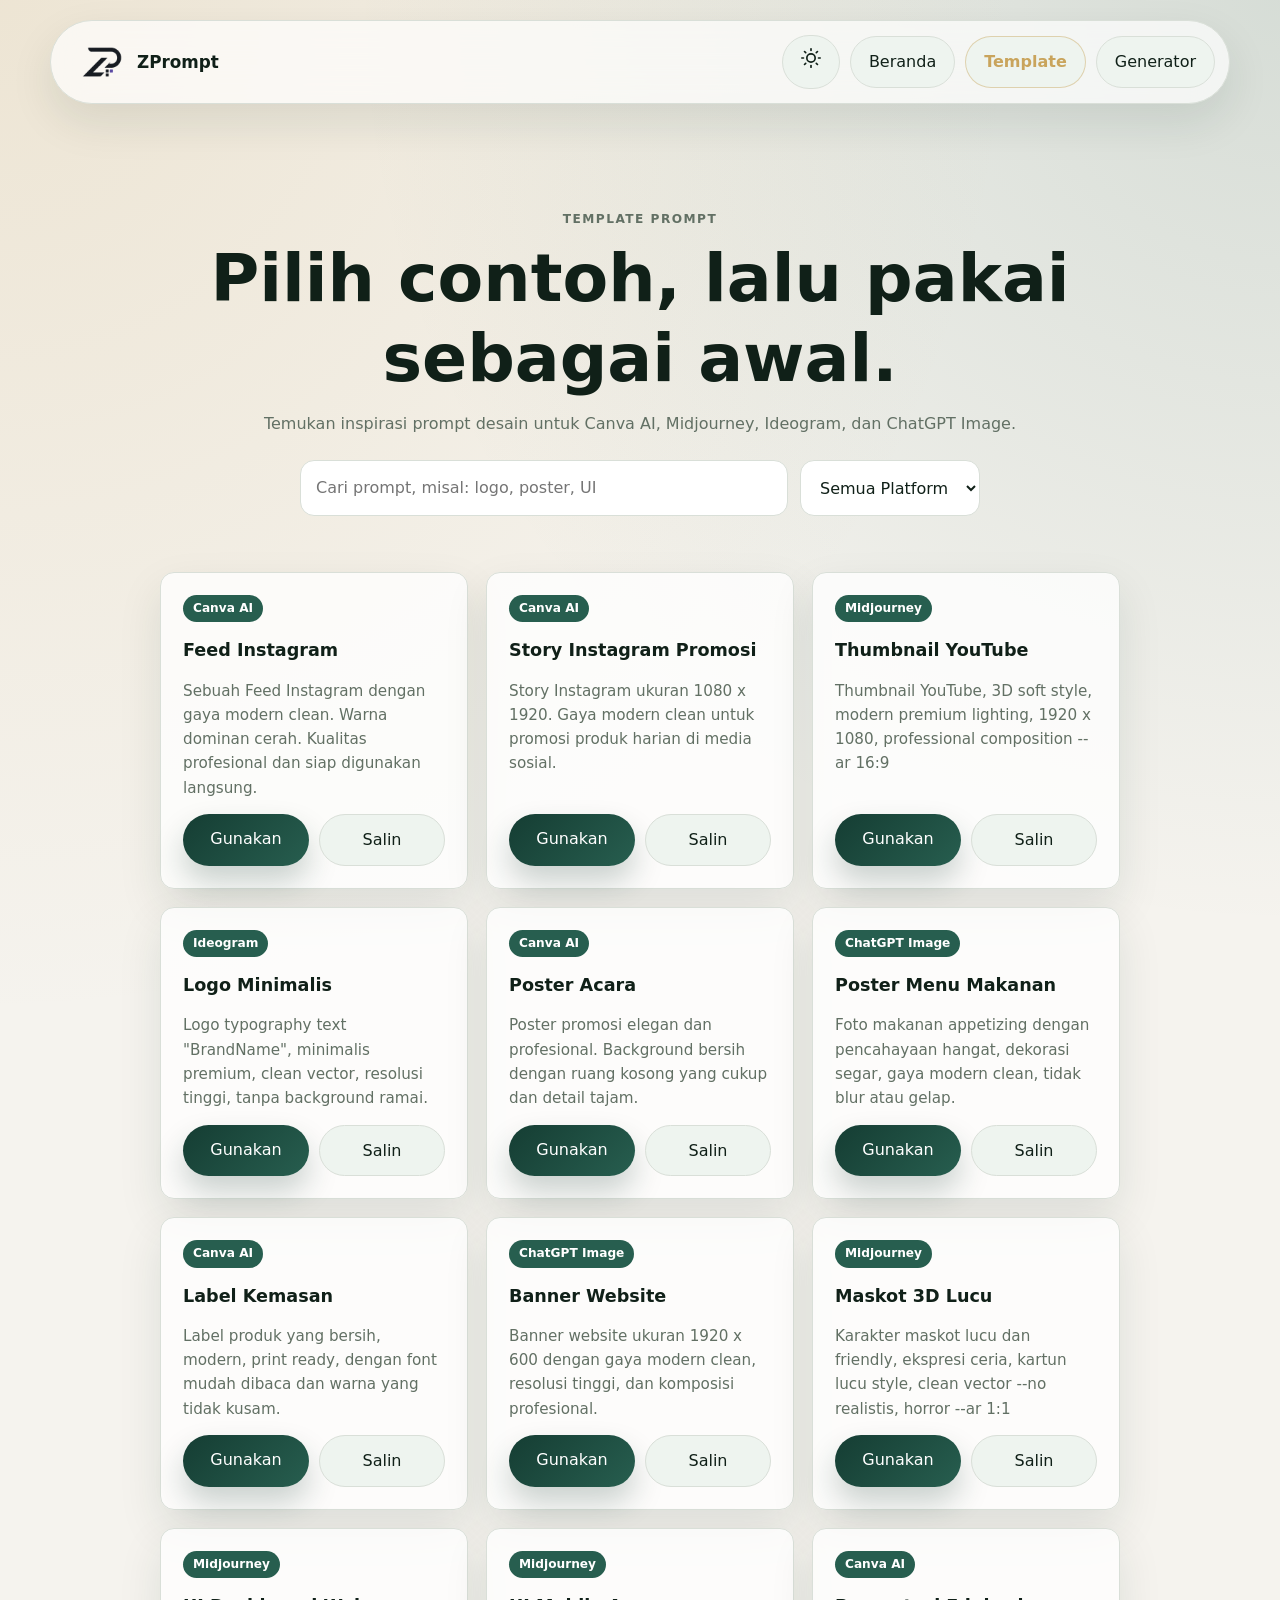
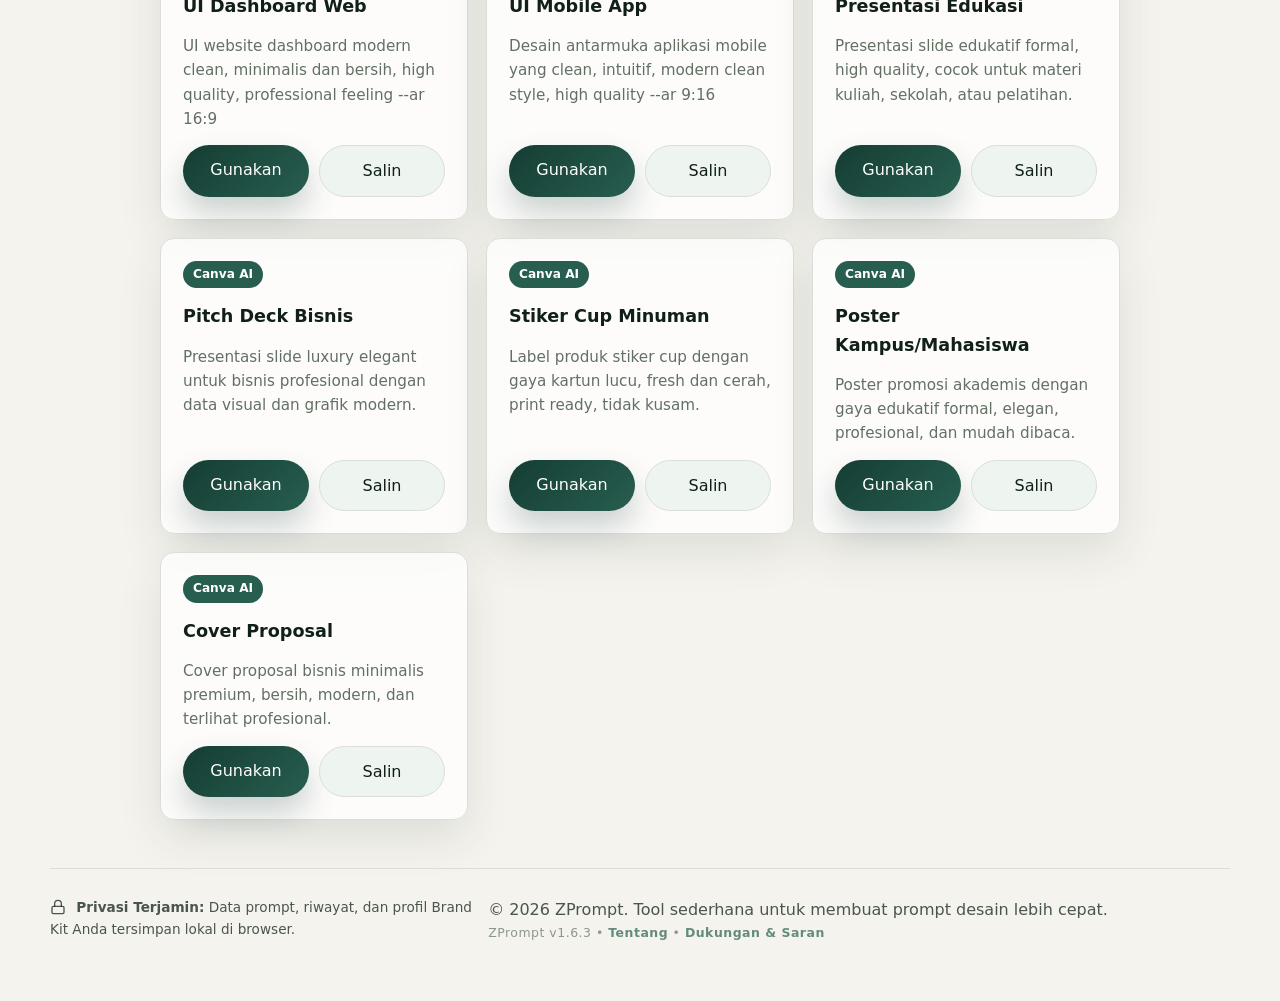
<file: template/index.html>
<!doctype html>
<html lang="id">
<head>
  <meta charset="utf-8" />
  <meta name="viewport" content="width=device-width, initial-scale=1" />
  <meta name="theme-color" content="#10261f" />
  <meta name="description" content="Template prompt ZPrompt untuk Canva AI, Midjourney, Ideogram, dan ChatGPT Image." />
  <meta property="og:title" content="Template Prompt - ZPrompt" />
  <meta property="og:description" content="Kumpulan template prompt desain AI siap pakai untuk Canva AI, Midjourney, Ideogram, dan ChatGPT Image." />
  <meta property="og:url" content="https://zarkasih081.github.io/ZPrompt/template/" />
  <meta property="og:type" content="website" />
  <meta property="og:image" content="https://zarkasih081.github.io/ZPrompt/assets/og-image.png" />
  <link rel="canonical" href="https://zarkasih081.github.io/ZPrompt/template/" />
  <title>Template Prompt - ZPrompt</title>
  <link rel="icon" href="../assets/favicon.png" type="image/png" />
  <link rel="apple-touch-icon" href="../assets/icon-192.png" />
  <link rel="manifest" href="../manifest.webmanifest" />
  <link rel="stylesheet" href="../style.css?v=1.6.3" />
</head>
<body>
  <div class="app-shell">
    <header class="site-header" id="top">
      <nav class="nav page-nav" aria-label="Navigasi utama">
        <a class="brand" href="../" aria-label="Beranda ZPrompt">
          <img src="../assets/logo.png" alt="Logo ZPrompt" />
          <span><strong>ZPrompt</strong></span>
        </a>
        <div class="nav-actions page-nav-actions">
          <button class="theme-toggle" id="themeToggle" type="button" aria-label="Ganti tema"><span class="theme-icon"></span></button>
          <a class="nav-link" href="../">Beranda</a>
          <a class="nav-link is-active" href="./" aria-current="page">Template</a>
          <a class="nav-link" href="../#generator">Generator</a>
        </div>
      </nav>
    </header>

    <main class="page-main">
      <section class="page-header">
        <p class="eyebrow">Template Prompt</p>
        <h1>Pilih contoh, lalu pakai sebagai awal.</h1>
        <p>Temukan inspirasi prompt desain untuk Canva AI, Midjourney, Ideogram, dan ChatGPT Image.</p>
        <div class="search-filter-bar">
          <input type="text" id="searchInput" placeholder="Cari prompt, misal: logo, poster, UI" aria-label="Cari template prompt" />
          <select id="filterPlatform" aria-label="Filter platform">
            <option value="all">Semua Platform</option>
            <option value="Canva AI">Canva AI</option>
            <option value="Midjourney">Midjourney</option>
            <option value="Ideogram">Ideogram</option>
            <option value="ChatGPT Image">ChatGPT Image</option>
          </select>
        </div>
      </section>

      <section class="gallery" id="galleryContainer" aria-label="Daftar template prompt"></section>
    </main>

    <footer class="site-footer">
      <div class="footer-privacy">
        <p><svg class="icon-inline" width="16" height="16" viewBox="0 0 24 24" fill="none" stroke="currentColor" stroke-width="2" stroke-linecap="round" stroke-linejoin="round"><rect width="18" height="11" x="3" y="11" rx="2" ry="2"/><path d="M7 11V7a5 5 0 0 1 10 0v4"/></svg> <strong>Privasi Terjamin:</strong> Data prompt, riwayat, dan profil Brand Kit Anda tersimpan lokal di browser.</p>
      </div>
      <div class="footer-main">
        <div>
          <p>&copy; <span data-current-year></span> ZPrompt. Tool sederhana untuk membuat prompt desain lebih cepat.</p>
          <p class="app-version">
            ZPrompt v1.6.3 &bull;
            <a href="../tentang/">Tentang</a> &bull;
            <a href="../dukungan/">Dukungan & Saran</a>
          </p>
        </div>
      </div>
    </footer>
  </div>

  <a href="#top" id="backToTop" class="back-to-top" aria-label="Ke Atas"><svg width="24" height="24" viewBox="0 0 24 24" fill="none" stroke="currentColor" stroke-width="2" stroke-linecap="round" stroke-linejoin="round"><path d="m18 15-6-6-6 6"/></svg></a>
  <script src="../page.js?v=1.6.3"></script>
  <script src="../library.js?v=1.6.3"></script>
</body>
</html>
</file>
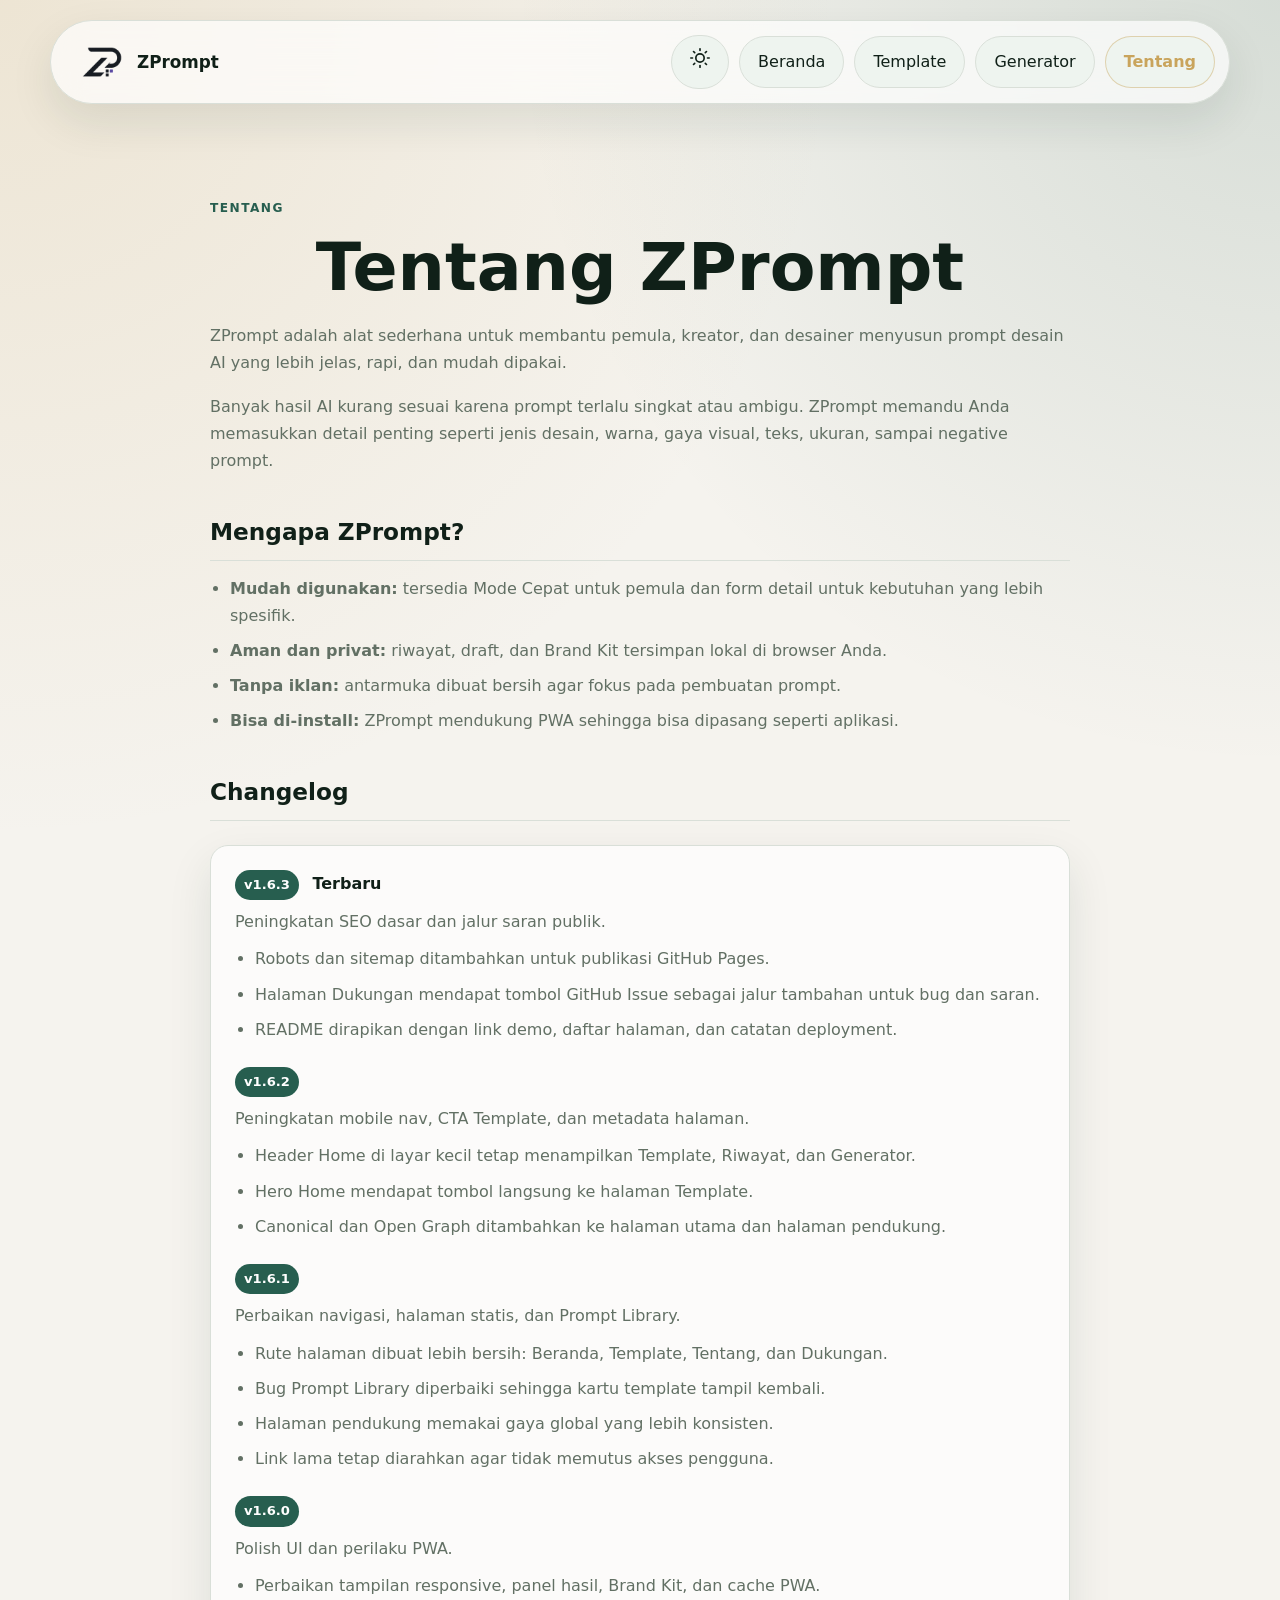
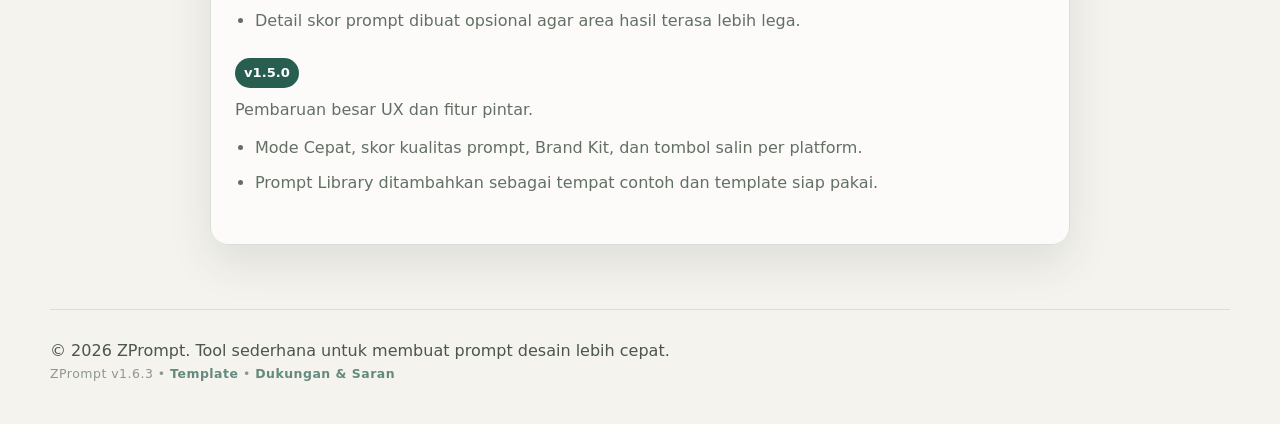
<file: tentang/index.html>
<!doctype html>
<html lang="id">
<head>
  <meta charset="utf-8" />
  <meta name="viewport" content="width=device-width, initial-scale=1" />
  <meta name="theme-color" content="#10261f" />
  <meta name="description" content="Tentang ZPrompt, generator prompt desain AI sederhana untuk membuat prompt yang lebih jelas dan siap pakai." />
  <meta property="og:title" content="Tentang - ZPrompt" />
  <meta property="og:description" content="Pelajari apa itu ZPrompt dan bagaimana alat ini membantu membuat prompt desain AI yang lebih rapi." />
  <meta property="og:url" content="https://zarkasih081.github.io/ZPrompt/tentang/" />
  <meta property="og:type" content="website" />
  <meta property="og:image" content="https://zarkasih081.github.io/ZPrompt/assets/og-image.png" />
  <link rel="canonical" href="https://zarkasih081.github.io/ZPrompt/tentang/" />
  <title>Tentang - ZPrompt</title>
  <link rel="icon" href="../assets/favicon.png" type="image/png" />
  <link rel="apple-touch-icon" href="../assets/icon-192.png" />
  <link rel="manifest" href="../manifest.webmanifest" />
  <link rel="stylesheet" href="../style.css?v=1.6.3" />
</head>
<body>
  <div class="app-shell">
    <header class="site-header" id="top">
      <nav class="nav page-nav" aria-label="Navigasi utama">
        <a class="brand" href="../" aria-label="Beranda ZPrompt">
          <img src="../assets/logo.png" alt="Logo ZPrompt" />
          <span><strong>ZPrompt</strong></span>
        </a>
        <div class="nav-actions page-nav-actions">
          <button class="theme-toggle" id="themeToggle" type="button" aria-label="Ganti tema"><span class="theme-icon"></span></button>
          <a class="nav-link" href="../">Beranda</a>
          <a class="nav-link" href="../template/">Template</a>
          <a class="nav-link" href="../#generator">Generator</a>
          <a class="nav-link is-active" href="./" aria-current="page">Tentang</a>
        </div>
      </nav>
    </header>

    <main class="page-main">
      <section class="about-content">
        <p class="eyebrow">Tentang</p>
        <h1>Tentang ZPrompt</h1>
        <p class="page-copy">ZPrompt adalah alat sederhana untuk membantu pemula, kreator, dan desainer menyusun prompt desain AI yang lebih jelas, rapi, dan mudah dipakai.</p>
        <p class="page-copy">Banyak hasil AI kurang sesuai karena prompt terlalu singkat atau ambigu. ZPrompt memandu Anda memasukkan detail penting seperti jenis desain, warna, gaya visual, teks, ukuran, sampai negative prompt.</p>

        <h2>Mengapa ZPrompt?</h2>
        <ul class="content-list">
          <li><strong>Mudah digunakan:</strong> tersedia Mode Cepat untuk pemula dan form detail untuk kebutuhan yang lebih spesifik.</li>
          <li><strong>Aman dan privat:</strong> riwayat, draft, dan Brand Kit tersimpan lokal di browser Anda.</li>
          <li><strong>Tanpa iklan:</strong> antarmuka dibuat bersih agar fokus pada pembuatan prompt.</li>
          <li><strong>Bisa di-install:</strong> ZPrompt mendukung PWA sehingga bisa dipasang seperti aplikasi.</li>
        </ul>

        <h2>Changelog</h2>
        <div class="changelog-box">
          <div class="changelog-item">
            <strong><span class="version-tag">v1.6.3</span> Terbaru</strong>
            <p class="version-note">Peningkatan SEO dasar dan jalur saran publik.</p>
            <ul class="content-list">
              <li>Robots dan sitemap ditambahkan untuk publikasi GitHub Pages.</li>
              <li>Halaman Dukungan mendapat tombol GitHub Issue sebagai jalur tambahan untuk bug dan saran.</li>
              <li>README dirapikan dengan link demo, daftar halaman, dan catatan deployment.</li>
            </ul>
          </div>
          <div class="changelog-item">
            <strong><span class="version-tag">v1.6.2</span></strong>
            <p class="version-note">Peningkatan mobile nav, CTA Template, dan metadata halaman.</p>
            <ul class="content-list">
              <li>Header Home di layar kecil tetap menampilkan Template, Riwayat, dan Generator.</li>
              <li>Hero Home mendapat tombol langsung ke halaman Template.</li>
              <li>Canonical dan Open Graph ditambahkan ke halaman utama dan halaman pendukung.</li>
            </ul>
          </div>
          <div class="changelog-item">
            <strong><span class="version-tag">v1.6.1</span></strong>
            <p class="version-note">Perbaikan navigasi, halaman statis, dan Prompt Library.</p>
            <ul class="content-list">
              <li>Rute halaman dibuat lebih bersih: Beranda, Template, Tentang, dan Dukungan.</li>
              <li>Bug Prompt Library diperbaiki sehingga kartu template tampil kembali.</li>
              <li>Halaman pendukung memakai gaya global yang lebih konsisten.</li>
              <li>Link lama tetap diarahkan agar tidak memutus akses pengguna.</li>
            </ul>
          </div>
          <div class="changelog-item">
            <strong><span class="version-tag">v1.6.0</span></strong>
            <p class="version-note">Polish UI dan perilaku PWA.</p>
            <ul class="content-list">
              <li>Perbaikan tampilan responsive, panel hasil, Brand Kit, dan cache PWA.</li>
              <li>Detail skor prompt dibuat opsional agar area hasil terasa lebih lega.</li>
            </ul>
          </div>
          <div class="changelog-item">
            <strong><span class="version-tag">v1.5.0</span></strong>
            <p class="version-note">Pembaruan besar UX dan fitur pintar.</p>
            <ul class="content-list">
              <li>Mode Cepat, skor kualitas prompt, Brand Kit, dan tombol salin per platform.</li>
              <li>Prompt Library ditambahkan sebagai tempat contoh dan template siap pakai.</li>
            </ul>
          </div>
        </div>
      </section>
    </main>

    <footer class="site-footer">
      <div class="footer-main">
        <div>
          <p>&copy; <span data-current-year></span> ZPrompt. Tool sederhana untuk membuat prompt desain lebih cepat.</p>
          <p class="app-version">
            ZPrompt v1.6.3 &bull;
            <a href="../template/">Template</a> &bull;
            <a href="../dukungan/">Dukungan & Saran</a>
          </p>
        </div>
      </div>
    </footer>
  </div>

  <a href="#top" id="backToTop" class="back-to-top" aria-label="Ke Atas"><svg width="24" height="24" viewBox="0 0 24 24" fill="none" stroke="currentColor" stroke-width="2" stroke-linecap="round" stroke-linejoin="round"><path d="m18 15-6-6-6 6"/></svg></a>
  <script src="../page.js?v=1.6.3"></script>
</body>
</html>
</file>
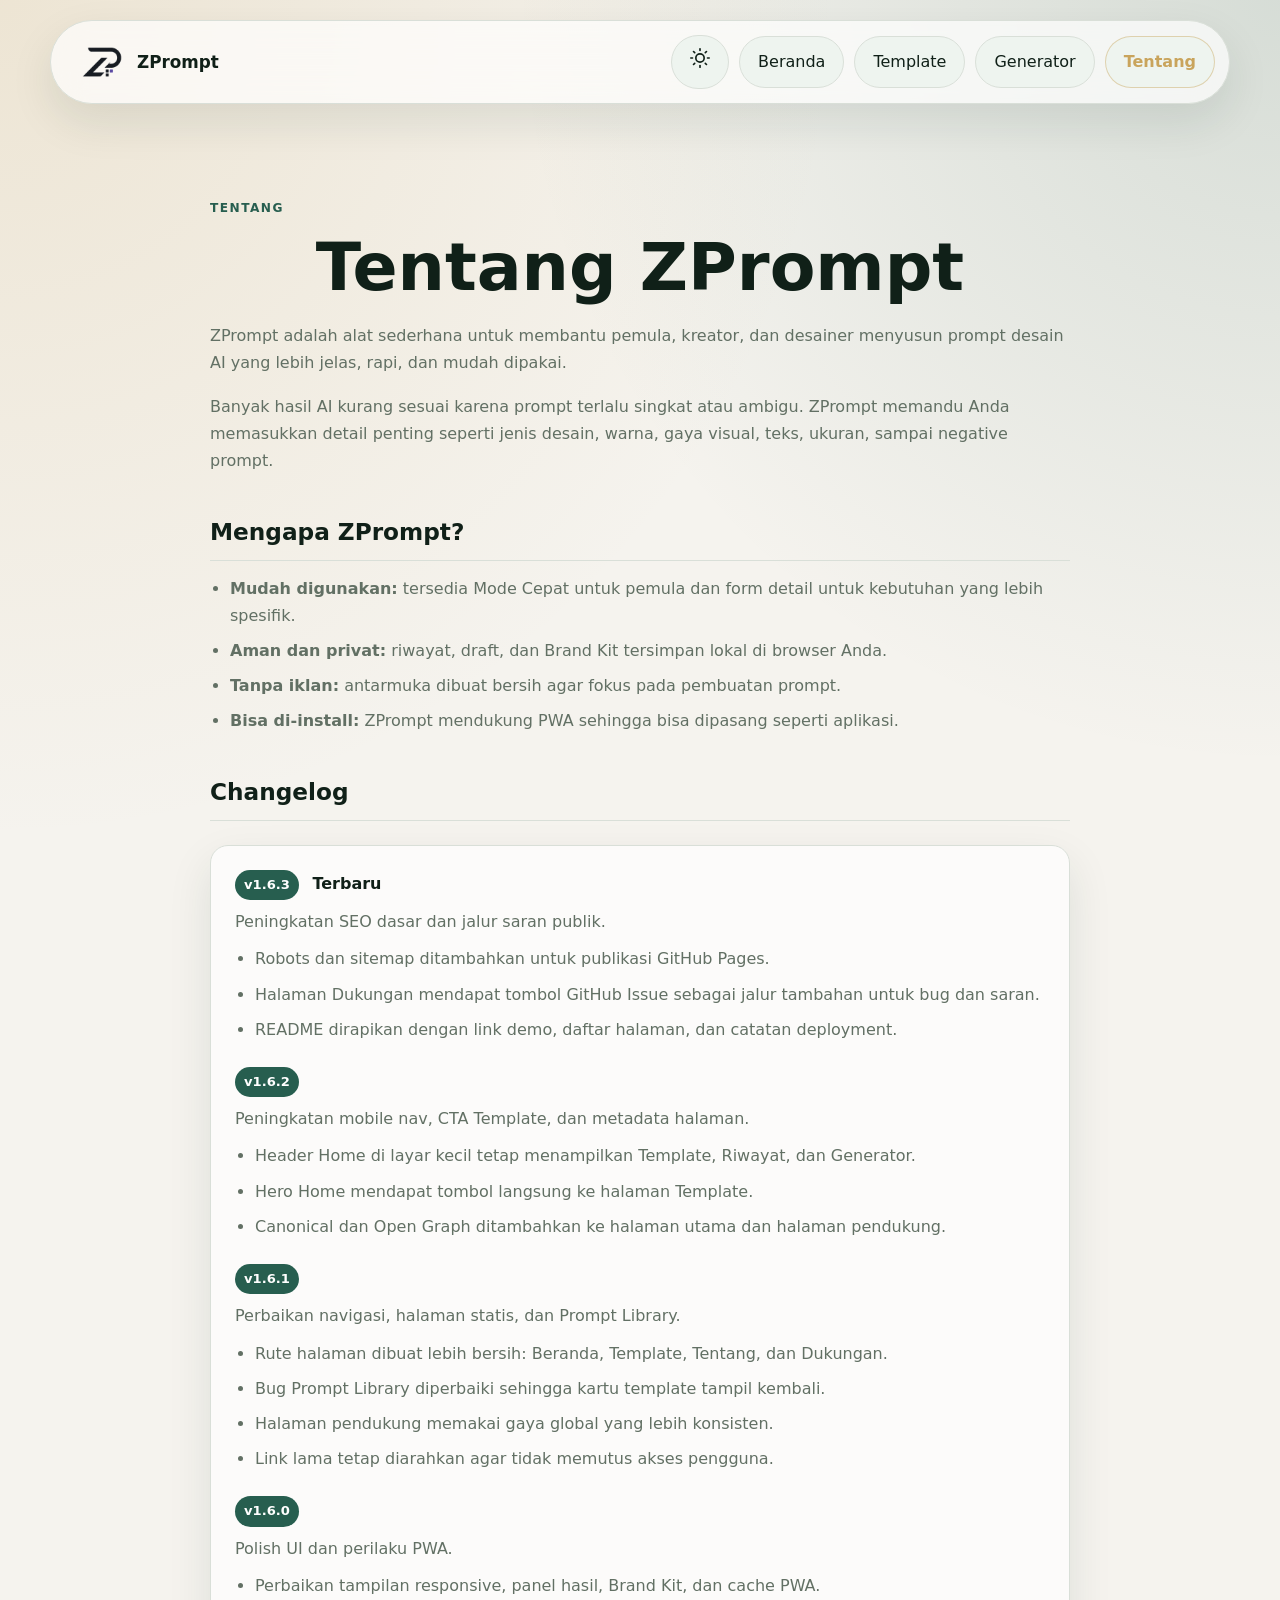
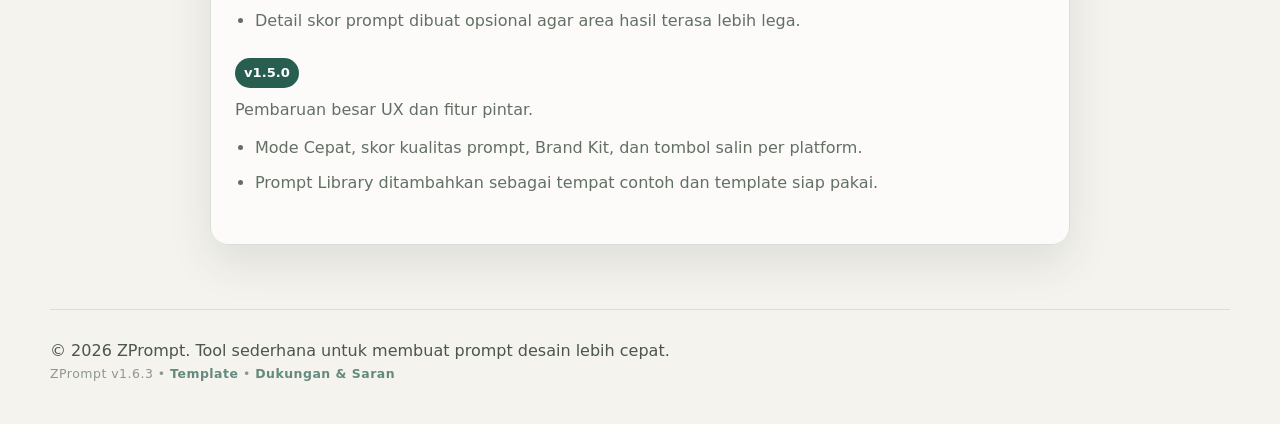
<file: about.html>
<!doctype html>
<html lang="id">
<head>
  <meta charset="utf-8" />
  <meta name="viewport" content="width=device-width, initial-scale=1" />
  <meta name="robots" content="noindex" />
  <meta http-equiv="refresh" content="0; url=tentang/" />
  <title>Tentang - ZPrompt</title>
  <link rel="canonical" href="tentang/" />
  <link rel="stylesheet" href="style.css?v=1.6.3" />
</head>
<body class="redirect-page">
  <main class="redirect-card">
    <h1>Tentang ZPrompt</h1>
    <p>Halaman ini sudah dipindahkan ke alamat yang lebih rapi.</p>
    <a class="primary-btn" href="tentang/">Buka Tentang</a>
  </main>
  <script>
    window.location.replace('tentang/' + window.location.search + window.location.hash);
  </script>
</body>
</html>
</file>
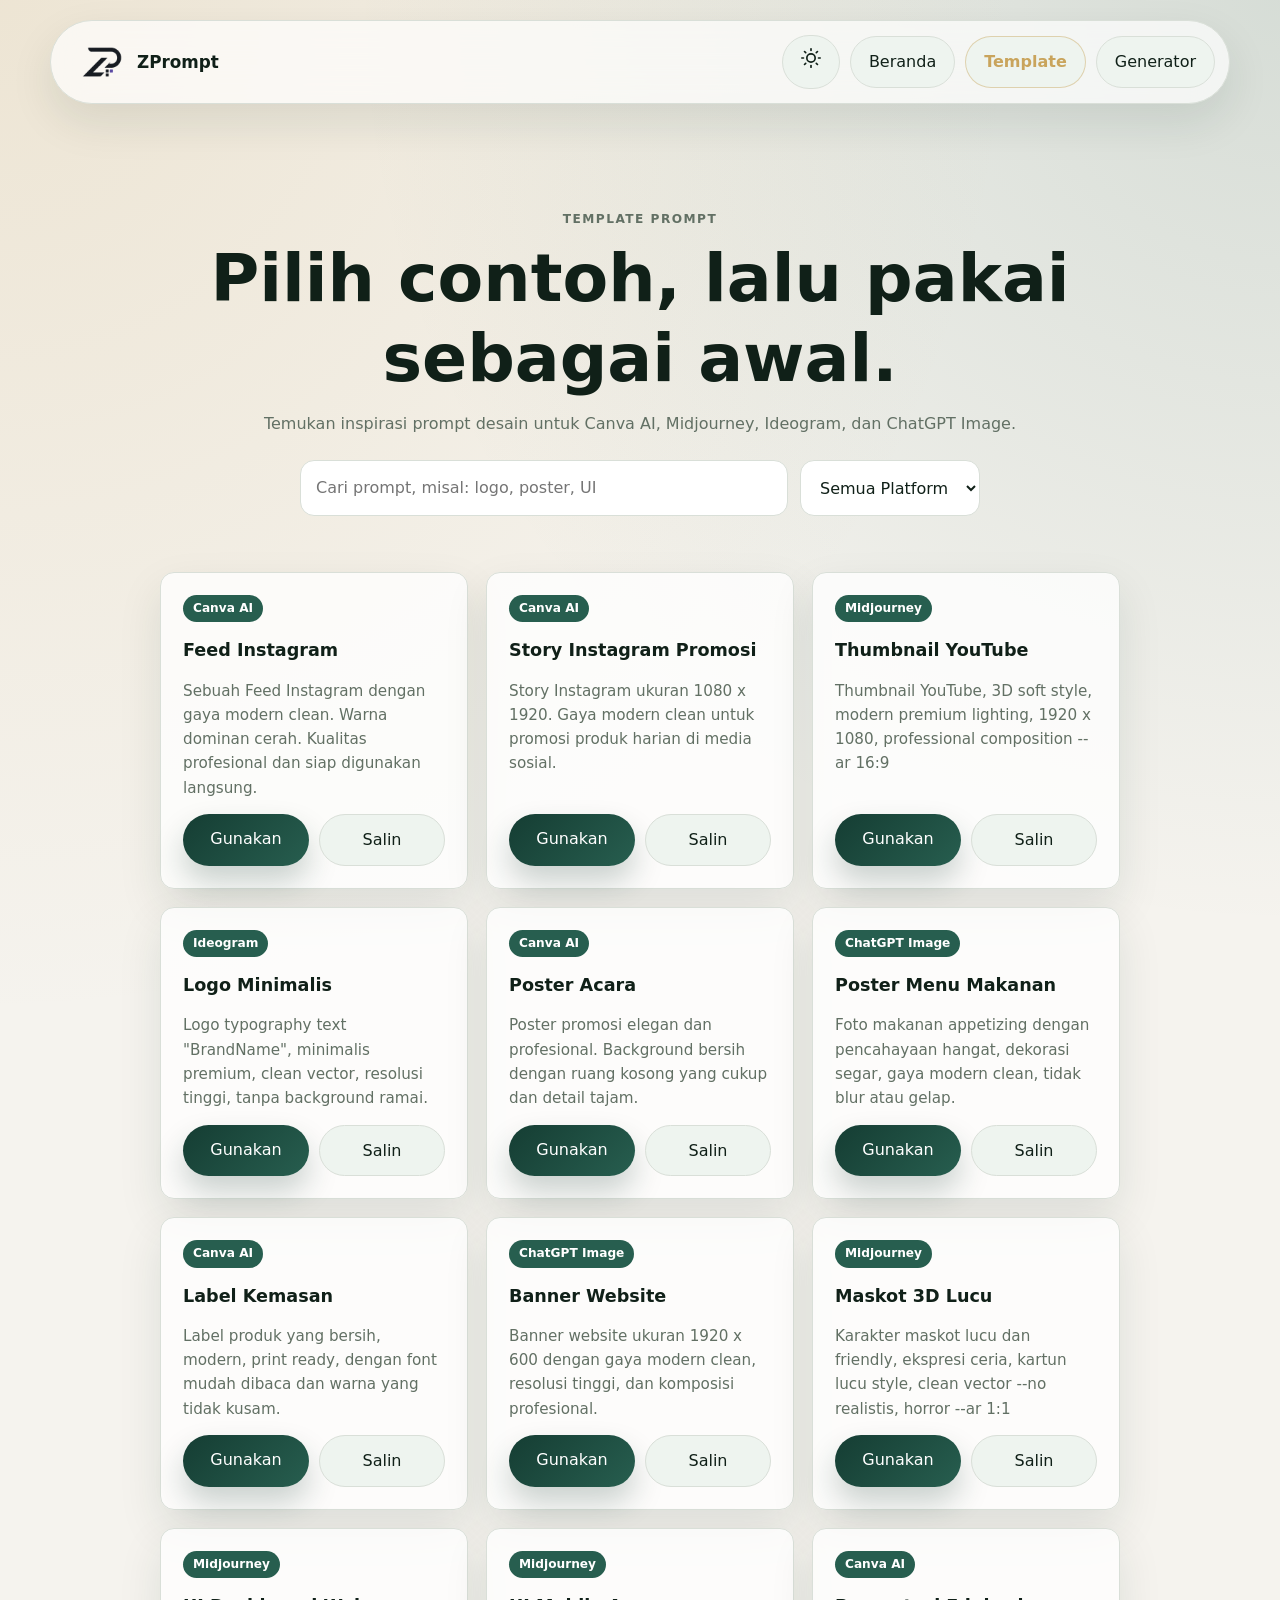
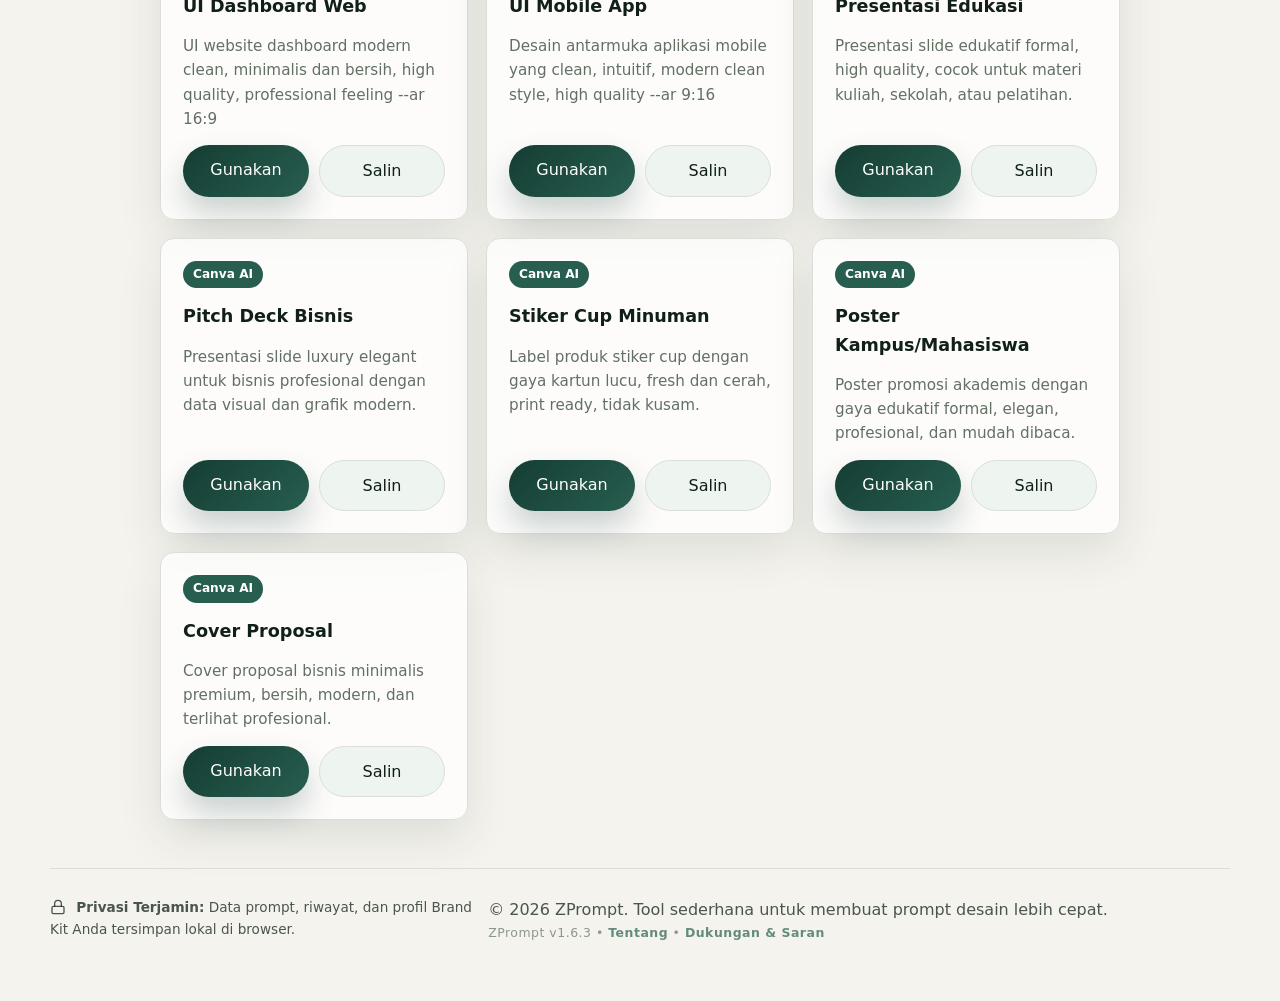
<file: contoh.html>
<!doctype html>
<html lang="id">
<head>
  <meta charset="utf-8" />
  <meta name="viewport" content="width=device-width, initial-scale=1" />
  <meta name="robots" content="noindex" />
  <meta http-equiv="refresh" content="0; url=template/" />
  <title>Template Prompt - ZPrompt</title>
  <link rel="canonical" href="template/" />
  <link rel="stylesheet" href="style.css?v=1.6.3" />
</head>
<body class="redirect-page">
  <main class="redirect-card">
    <h1>Template Prompt</h1>
    <p>Halaman ini sudah dipindahkan ke alamat yang lebih rapi.</p>
    <a class="primary-btn" href="template/">Buka Template</a>
  </main>
  <script>
    window.location.replace('template/' + window.location.search + window.location.hash);
  </script>
</body>
</html>
</file>
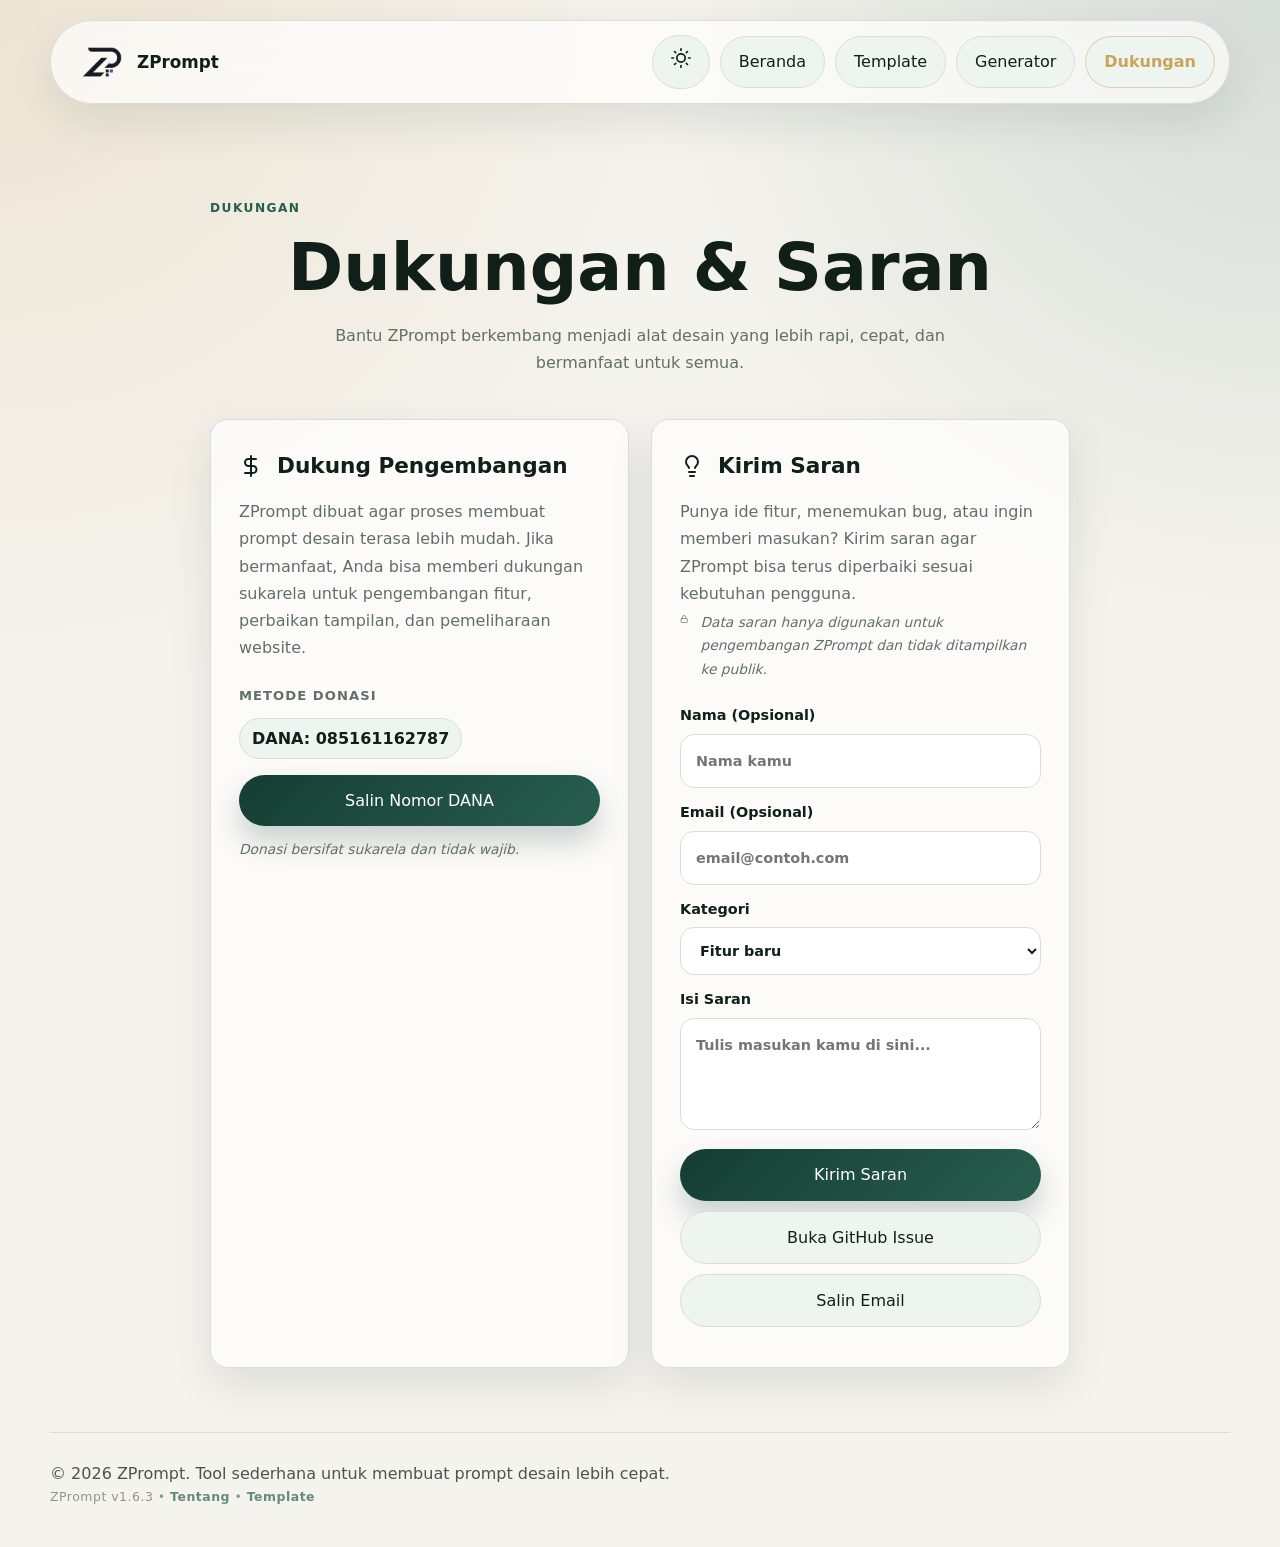
<file: support.html>
<!doctype html>
<html lang="id">
<head>
  <meta charset="utf-8" />
  <meta name="viewport" content="width=device-width, initial-scale=1" />
  <meta name="robots" content="noindex" />
  <meta http-equiv="refresh" content="0; url=dukungan/" />
  <title>Dukungan & Saran - ZPrompt</title>
  <link rel="canonical" href="dukungan/" />
  <link rel="stylesheet" href="style.css?v=1.6.3" />
</head>
<body class="redirect-page">
  <main class="redirect-card">
    <h1>Dukungan & Saran</h1>
    <p>Halaman ini sudah dipindahkan ke alamat yang lebih rapi.</p>
    <a class="primary-btn" href="dukungan/">Buka Dukungan</a>
  </main>
  <script>
    window.location.replace('dukungan/' + window.location.search + window.location.hash);
  </script>
</body>
</html>
</file>
<file: style.css>
:root {
  --bg: #f5f3ee;
  --surface: #ffffff;
  --surface-soft: #eef4ef;
  --text: #102018;
  --muted: #627064;
  --line: #d9dfd8;
  --primary: #153d33;
  --primary-2: #275e4f;
  --accent: #c9a45c;
  --shadow: 0 18px 44px rgba(24, 49, 37, .1);
  --radius: 18px;
}

[data-theme="dark"] {
  --bg: #0d1411;
  --surface: #121d18;
  --surface-soft: #18271f;
  --text: #edf5ef;
  --muted: #aebcaf;
  --line: #294036;
  --primary: #d4b56e;
  --primary-2: #b8954a;
  --accent: #79b79a;
  --shadow: 0 18px 44px rgba(0, 0, 0, .24);
}

* {
  box-sizing: border-box;
}

[hidden] {
  display: none !important;
}

html {
  scroll-behavior: smooth;
  overflow-x: clip;
}

body {
  margin: 0;
  font-family: Inter, ui-sans-serif, system-ui, -apple-system, BlinkMacSystemFont, "Segoe UI", sans-serif;
  color: var(--text);
  background:
    radial-gradient(circle at top left, rgba(201, 164, 92, .18), transparent 35%),
    radial-gradient(circle at top right, rgba(39, 94, 79, .15), transparent 32%),
    var(--bg);
  line-height: 1.6;
  overflow-x: clip;
}

img {
  max-width: 100%;
  display: block;
}

a {
  color: inherit;
  text-decoration: none;
}

button,
input,
select,
textarea {
  font: inherit;
}

.app-shell {
  width: min(1180px, calc(100% - 32px));
  margin: 0 auto;
}

.site-header {
  padding: 20px 0 42px;
}

.nav {
  display: flex;
  justify-content: space-between;
  align-items: center;
  gap: 16px;
  padding: 14px 14px 14px 24px; /* Increased left padding for logo balance */
  border: 1px solid var(--line);
  border-radius: 999px;
  background: rgba(255, 255, 255, .68);
  backdrop-filter: blur(16px);
  box-shadow: var(--shadow);
  position: sticky;
  top: 16px;
  z-index: 20;
}

[data-theme="dark"] .nav {
  background: rgba(18, 29, 24, .76);
}

.brand {
  display: flex;
  align-items: center;
  gap: 12px;
  padding-left: 4px;
}

.brand img {
  width: 46px;
  height: 46px;
  object-fit: contain;
}

.brand strong,
.brand small {
  display: block;
}

.brand strong {
  font-size: 1.05rem;
  line-height: 1.1;
}

.brand small {
  color: var(--muted);
  font-size: .78rem;
}

.nav-actions,
.hero-buttons,
.form-actions,
.result-actions {
  display: flex;
  align-items: center;
  gap: 10px;
  flex-wrap: wrap;
}

.nav-link,
.theme-toggle,
.primary-btn,
.secondary-btn {
  border: 0;
  cursor: pointer;
  border-radius: 999px;
  padding: 12px 18px;
  transition: transform .2s ease, box-shadow .2s ease, background .2s ease;
}

.nav-link,
.theme-toggle,
.secondary-btn {
  background: var(--surface-soft);
  color: var(--text);
  border: 1px solid var(--line);
}

.primary-btn {
  background: linear-gradient(135deg, var(--primary), var(--primary-2));
  color: #fff;
  box-shadow: 0 16px 30px rgba(21, 61, 51, .22);
}

[data-theme="dark"] .primary-btn {
  color: #10160f;
}

.primary-btn:hover,
.secondary-btn:hover,
.nav-link:hover,
.theme-toggle:hover {
  transform: translateY(-2px);
}

.hero {
  display: grid;
  grid-template-columns: minmax(0, 1.1fr) minmax(320px, .9fr);
  gap: 36px;
  align-items: center;
  padding: 74px 0 30px;
}

.eyebrow {
  color: var(--primary-2);
  font-weight: 800;
  letter-spacing: .12em;
  text-transform: uppercase;
  font-size: .76rem;
  margin: 0 0 10px;
}

h1,
h2,
h3,
p {
  margin-top: 0;
}

h1 {
  font-size: clamp(2.35rem, 5.2vw, 4.35rem);
  line-height: 1.2;
  letter-spacing: 0;
  margin-bottom: 18px;
}

.hero-text {
  color: var(--muted);
  font-size: 1.1rem;
  max-width: 650px;
}

.hero-card,
.quick-info article,
.generator-form,
.result-panel {
  background: rgba(255, 255, 255, .78);
  border: 1px solid var(--line);
  border-radius: var(--radius);
  box-shadow: var(--shadow);
}

[data-theme="dark"] .hero-card,
[data-theme="dark"] .quick-info article,
[data-theme="dark"] .generator-form,
[data-theme="dark"] .result-panel {
  background: rgba(18, 29, 24, .82);
}

.hero-card {
  padding: 26px;
  min-height: 330px;
  display: flex;
  flex-direction: column;
  justify-content: flex-end;
  position: relative;
  overflow: hidden;
}

.preview-meta {
  display: flex;
  gap: 8px;
  flex-wrap: wrap;
  margin: 0 0 12px;
  position: relative;
}

.preview-meta span {
  background: rgba(39, 94, 79, .1);
  border: 1px solid var(--line);
  border-radius: 999px;
  color: var(--primary-2);
  font-size: .78rem;
  font-weight: 800;
  padding: 6px 10px;
}

[data-theme="dark"] .preview-meta span {
  color: var(--accent);
  background: rgba(121, 183, 154, .1);
}

.hero-card::before {
  content: "";
  position: absolute;
  inset: 34px 28px auto auto;
  width: 132px;
  height: 132px;
  background: linear-gradient(135deg, var(--accent), transparent 70%);
  border-radius: 42px;
  transform: rotate(14deg);
  opacity: .34;
}

.card-topbar {
  position: absolute;
  top: 22px;
  left: 22px;
  display: flex;
  gap: 8px;
}

.card-topbar span {
  width: 12px;
  height: 12px;
  border-radius: 50%;
  background: var(--line);
}

.hero-card h2 {
  font-size: clamp(2rem, 3.4vw, 2.45rem);
  letter-spacing: 0;
  margin-bottom: 10px;
  position: relative;
}

.hero-card p,
.preview-prompt {
  color: var(--muted);
  position: relative;
}

.mini-grid {
  display: grid;
  grid-template-columns: repeat(2, 1fr);
  gap: 10px;
  margin-top: 18px;
  position: relative;
}

.mini-grid span {
  background: var(--surface-soft);
  border: 1px solid var(--line);
  padding: 6px 12px;
  border-radius: 6px;
  font-weight: 700;
  font-size: 0.9rem;
}

.quick-info {
  display: grid;
  grid-template-columns: repeat(3, 1fr);
  gap: 16px;
  margin-bottom: 46px;
}

.quick-info article {
  padding: 18px;
}

.quick-info strong {
  display: block;
  font-size: 1.05rem;
  margin-bottom: 6px;
}

.quick-info p {
  color: var(--muted);
  margin-bottom: 0;
}

.generator-section {
  display: grid;
  grid-template-columns: minmax(0, 1.15fr) minmax(320px, .85fr);
  gap: 22px;
  align-items: start;
  padding-bottom: 40px;
}

.generator-section > *,
.generator-left-column,
.result-panel {
  min-width: 0;
}

.section-heading {
  grid-column: 1 / -1;
  max-width: 760px;
}

.section-heading h2,
.result-header h2 {
  font-size: clamp(1.75rem, 3.2vw, 2.55rem);
  line-height: 1;
  letter-spacing: 0;
  margin-bottom: 12px;
}

.section-heading p:last-child {
  color: var(--muted);
}

.generator-form,
.result-panel {
  padding: 22px;
}

fieldset {
  border: 1px solid var(--line);
  border-radius: 14px;
  padding: 20px;
  margin: 0 0 18px;
}

legend {
  padding: 0 10px;
  font-weight: 900;
  letter-spacing: 0;
}

.form-step {
  overflow: hidden;
  padding: 0;
}

.form-step legend {
  display: block;
  float: left;
  width: 100%;
  padding: 0;
}

.form-step legend + * {
  clear: both;
}

.form-step-toggle {
  width: 100%;
  border: 0;
  background: transparent;
  color: var(--text);
  cursor: pointer;
  display: flex;
  align-items: center;
  justify-content: space-between;
  gap: 12px;
  padding: 16px 18px;
  text-align: left;
}

.form-step-title {
  display: flex;
  align-items: center;
  gap: 10px;
  font-weight: 900;
  letter-spacing: 0;
  min-width: 0;
}

.form-step-label {
  display: grid;
  gap: 2px;
  min-width: 0;
}

.form-step-status {
  color: var(--muted);
  font-size: .78rem;
  font-weight: 700;
  letter-spacing: 0;
  width: max-content;
  max-width: 100%;
  padding: 2px 8px;
  border: 1px solid var(--line);
  border-radius: 999px;
  background: var(--surface-soft);
}

.form-step-index {
  display: inline-grid;
  place-items: center;
  width: 28px;
  height: 28px;
  border-radius: 999px;
  background: var(--surface-soft);
  color: var(--primary-2);
  font-size: .82rem;
  font-weight: 900;
}

.form-step-chevron {
  color: var(--muted);
  font-size: 1rem;
  font-weight: 900;
  line-height: 1;
}

.form-step-body {
  clear: both;
  padding: 0 18px 18px;
}

.form-step.is-collapsed .form-step-body {
  display: none;
}

label {
  display: grid;
  gap: 8px;
  color: var(--text);
  font-weight: 800;
  margin-bottom: 16px;
}

.label-row {
  display: flex;
  align-items: center;
  gap: 8px;
  justify-content: space-between;
}

.required-pill {
  background: rgba(201, 164, 92, .18);
  border: 1px solid rgba(201, 164, 92, .46);
  border-radius: 999px;
  color: var(--primary-2);
  font-size: .7rem;
  font-weight: 900;
  padding: 3px 8px;
}

[data-theme="dark"] .required-pill {
  color: var(--accent);
}

input,
select,
textarea {
  width: 100%;
  border: 1px solid var(--line);
  background: var(--surface);
  color: var(--text);
  border-radius: 14px;
  padding: 14px 15px;
  outline: none;
}

textarea {
  resize: vertical;
}

input:focus,
select:focus,
textarea:focus {
  border-color: var(--primary-2);
  box-shadow: 0 0 0 4px rgba(39, 94, 79, .12);
}

.grid-2,
.grid-3 {
  display: grid;
  gap: 14px;
}

.grid-2 {
  grid-template-columns: repeat(2, 1fr);
}

.grid-3 {
  grid-template-columns: repeat(3, 1fr);
}

.result-panel {
  position: sticky;
  top: 110px;
}

.result-header {
  display: flex;
  justify-content: space-between;
  gap: 12px;
  align-items: start;
  margin-bottom: 14px;
}

#charCount {
  color: var(--muted);
  font-size: .9rem;
  white-space: nowrap;
}

#resultPrompt {
  min-height: 330px;
  margin-bottom: 14px;
}

.output-mode-tabs {
  display: grid;
  grid-template-columns: repeat(3, 1fr);
  gap: 6px;
  background: var(--surface-soft);
  border: 1px solid var(--line);
  border-radius: 999px;
  padding: 5px;
  margin-bottom: 12px;
}

.output-mode-btn {
  border: 0;
  background: transparent;
  color: var(--muted);
  border-radius: 999px;
  cursor: pointer;
  font-weight: 900;
  padding: 9px 10px;
}

.output-mode-btn.active {
  background: var(--surface);
  color: var(--text);
  box-shadow: 0 8px 18px rgba(24, 49, 37, .08);
}

.result-output-wrap {
  position: relative;
  margin-bottom: 14px;
}

.result-output-wrap #resultPrompt {
  margin-bottom: 0;
}

.result-empty-state {
  position: absolute;
  inset: 10px;
  display: grid;
  place-items: center;
  align-content: center;
  gap: 8px;
  padding: 20px;
  text-align: center;
  color: var(--muted);
  background: linear-gradient(180deg, rgba(255,255,255,.92), rgba(238,244,239,.92));
  border: 1px dashed var(--line);
  border-radius: 12px;
  pointer-events: none;
}

[data-theme="dark"] .result-empty-state {
  background: linear-gradient(180deg, rgba(18,29,24,.92), rgba(24,39,31,.92));
}

.result-empty-state[hidden] {
  display: none;
}

.result-empty-state strong {
  color: var(--text);
  font-size: 1.05rem;
}

.result-empty-state p {
  margin: 0;
  max-width: 260px;
}

.empty-mark {
  display: grid;
  place-items: center;
  width: 42px;
  height: 42px;
  border-radius: 12px;
  background: var(--primary);
  color: #fff;
  font-weight: 900;
}

[data-theme="dark"] .empty-mark {
  color: #10160f;
}

.empty-example-btn {
  pointer-events: auto;
  margin-top: 4px;
}



.site-footer {
  display: flex;
  justify-content: space-between;
  gap: 16px;
  color: rgba(16, 32, 24, 0.75);
  border-top: 1px solid var(--line);
  padding: 28px 0 40px;
}

[data-theme="dark"] .site-footer {
  color: rgba(237, 245, 239, 0.75);
}

.site-footer p {
  margin: 0;
}

.site-footer a {
  font-weight: 600;
  color: var(--primary-2);
  text-decoration: none;
  transition: all 0.2s ease;
}

.site-footer a:hover {
  text-decoration: underline;
  color: var(--primary);
}

.app-version {
  font-size: 0.78rem;
  color: var(--muted);
  opacity: 0.7;
  letter-spacing: 0.04em;
}

.mobile-sticky-actions {
  display: none;
}

@media (max-width: 860px) {
  .app-shell {
    width: min(100% - 22px, 680px);
  }

  body {
    padding-bottom: 140px;
  }

  .nav {
    border-radius: 24px;
    align-items: flex-start;
  }

  .nav-actions {
    justify-content: flex-end;
  }

  .hero,
  .generator-section,
  .grid-2,
  .grid-3 {
    grid-template-columns: 1fr;
  }

  .quick-info {
    display: flex;
    gap: 12px;
    overflow-x: auto;
    margin-bottom: 34px;
    padding-bottom: 12px;
    scroll-snap-type: x mandatory;
  }

  .quick-info article {
    min-width: min(260px, 82vw);
    padding: 16px;
    scroll-snap-align: start;
  }

  .quick-info p {
    font-size: .92rem;
  }

  .hero {
    padding-top: 44px;
  }

  .result-panel {
    position: static;
  }

  .mobile-sticky-actions {
    position: fixed;
    left: 11px;
    right: 11px;
    bottom: 12px;
    z-index: 35;
    display: grid;
    grid-template-columns: 1.25fr .75fr;
    gap: 10px;
    padding: 10px;
    border: 1px solid var(--line);
    border-radius: 20px;
    background: rgba(255, 255, 255, .82);
    backdrop-filter: blur(16px);
    box-shadow: 0 16px 40px rgba(24, 49, 37, .18);
  }

  [data-theme="dark"] .mobile-sticky-actions {
    background: rgba(18, 29, 24, .86);
  }

  .mobile-sticky-actions .primary-btn,
  .mobile-sticky-actions .secondary-btn {
    padding: 12px 14px;
  }

  .back-to-top {
    bottom: 90px;
  }
}

@media (max-width: 520px) {
  .brand small {
    display: none;
  }

  a.nav-link {
    display: none;
  }

  .home-nav {
    align-items: stretch;
    flex-direction: column;
    gap: 12px;
  }

  .home-nav .brand {
    width: fit-content;
  }

  .home-nav-actions {
    display: flex;
    flex-wrap: nowrap;
    width: 100%;
    justify-content: flex-start;
    overflow-x: auto;
    padding-bottom: 2px;
    scrollbar-width: none;
  }

  .home-nav-actions::-webkit-scrollbar {
    display: none;
  }

  .home-nav-actions a.nav-link {
    display: inline-flex;
    flex: 0 0 auto;
    white-space: nowrap;
    padding: 10px 12px;
    font-size: .86rem;
  }

  .home-nav-actions .theme-toggle,
  .home-nav-actions #historyToggle {
    flex: 0 0 auto;
  }

  .history-text {
    display: none;
  }
  
  .history-icon {
    display: block !important;
  }
  
  #historyToggle {
    padding: 12px; /* make it round like the theme toggle */
    display: flex;
    align-items: center;
    justify-content: center;
  }

  .nav,
  .generator-form,
  .result-panel,
  fieldset {
    padding: 16px;
  }

  fieldset.form-step {
    padding: 0;
  }

  .form-step-toggle {
    padding: 14px 16px;
  }

  .form-step-body {
    padding: 0 16px 16px;
  }

  h1 {
    font-size: 2.45rem;
  }

  .hero-card {
    min-height: 300px;
  }

  .site-footer {
    flex-direction: column;
  }
}

/* Presets */
.preset-panel {
  margin-bottom: 20px;
}

.preset-categories {
  display: flex;
  gap: 8px;
  overflow-x: auto;
  padding: 0 0 10px;
  scrollbar-width: thin;
}

.preset-category-btn {
  white-space: nowrap;
  border: 1px solid var(--line);
  border-radius: 999px;
  background: rgba(255, 255, 255, .62);
  color: var(--muted);
  cursor: pointer;
  font-size: .84rem;
  font-weight: 800;
  padding: 7px 13px;
}

[data-theme="dark"] .preset-category-btn {
  background: rgba(18, 29, 24, .62);
}

.preset-category-btn.active {
  background: var(--primary);
  border-color: var(--primary);
  color: #fff;
}

[data-theme="dark"] .preset-category-btn.active {
  background: var(--accent);
  border-color: var(--accent);
  color: #0d1411;
}

.presets-container {
  display: flex;
  gap: 10px;
  overflow-x: auto;
  max-width: 100%;
  min-width: 0;
  padding-bottom: 12px;
  margin-bottom: 0;
  scrollbar-width: thin;
  position: relative;
}

.presets-container::after {
  content: '';
  position: sticky;
  right: 0;
  width: 40px;
  background: linear-gradient(to right, transparent, var(--bg));
  pointer-events: none;
}

.presets-container::-webkit-scrollbar {
  height: 6px;
}

.presets-container::-webkit-scrollbar-thumb {
  background: var(--line);
  border-radius: 10px;
}

.preset-btn {
  white-space: nowrap;
  background: var(--surface);
  border: 1px solid var(--line);
  color: var(--text);
  padding: 8px 16px;
  border-radius: 999px;
  font-size: 0.9rem;
  font-weight: 600;
  cursor: pointer;
  transition: all 0.2s ease;
}

.preset-btn[hidden] {
  display: none;
}

.preset-btn:hover {
  border-color: var(--primary-2);
  background: var(--surface-soft);
  transform: translateY(-2px);
}

.preset-btn.active {
  background: var(--primary);
  color: #fff;
  border-color: var(--primary);
}

[data-theme="dark"] .preset-btn.active {
  background: var(--accent);
  color: #0d1411;
  border-color: var(--accent);
}

/* Save Badge */
.save-badge {
  color: var(--primary-2);
  font-size: 0.85rem;
  font-weight: 700;
  display: flex;
  align-items: center;
  gap: 6px;
  opacity: 0;
  transition: opacity 0.3s ease;
  margin-left: 10px;
}
.save-badge.show {
  opacity: 1;
}

/* History Sidebar */
.history-overlay {
  position: fixed;
  inset: 0;
  background: rgba(0, 0, 0, 0.4);
  backdrop-filter: blur(4px);
  z-index: 40;
  opacity: 0;
  pointer-events: none;
  transition: opacity 0.3s ease;
}

.history-overlay[aria-hidden="false"] {
  opacity: 1;
  pointer-events: auto;
}

.history-sidebar {
  position: fixed;
  top: 0;
  right: 0;
  bottom: 0;
  width: 100%;
  max-width: 360px;
  background: var(--surface);
  box-shadow: -10px 0 40px rgba(0, 0, 0, 0.1);
  z-index: 50;
  transform: translateX(100%);
  transition: transform 0.3s cubic-bezier(0.4, 0, 0.2, 1);
  display: flex;
  flex-direction: column;
}

.history-sidebar[aria-hidden="false"] {
  transform: translateX(0);
}

.history-sidebar-header {
  padding: 20px 24px;
  border-bottom: 1px solid var(--line);
  display: flex;
  justify-content: space-between;
  align-items: center;
}

.history-sidebar-header h3 {
  margin: 0;
  font-size: 1.2rem;
  letter-spacing: 0;
}

.close-sidebar {
  background: transparent;
  border: none;
  font-size: 1.8rem;
  line-height: 1;
  color: var(--muted);
  cursor: pointer;
  padding: 0 4px;
}

.close-sidebar:hover {
  color: var(--text);
}

.history-sidebar-content {
  padding: 20px 24px;
  overflow-y: auto;
  flex: 1;
}

.history-empty {
  color: var(--muted);
  text-align: center;
  margin-top: 40px;
  font-size: 0.95rem;
}

.history-list {
  list-style: none;
  padding: 0;
  margin: 0;
  display: flex;
  flex-direction: column;
  gap: 12px;
}

.history-item {
  border: 1px solid var(--line);
  border-radius: 16px;
  padding: 16px;
  cursor: pointer;
  transition: all 0.2s ease;
  position: relative;
  background: var(--surface-soft);
}

.history-item:hover {
  border-color: var(--primary-2);
  transform: translateY(-2px);
}

.history-item-header {
  display: flex;
  justify-content: space-between;
  align-items: flex-start;
  margin-bottom: 8px;
  padding-right: 24px;
}

.history-item-title {
  font-weight: 700;
  font-size: 0.95rem;
  color: var(--text);
}

.history-item-time {
  font-size: 0.75rem;
  color: var(--muted);
}

.history-item-desc {
  font-size: 0.85rem;
  color: var(--muted);
  display: -webkit-box;
  -webkit-line-clamp: 2;
  -webkit-box-orient: vertical;
  overflow: hidden;
}

.delete-history {
  position: absolute;
  top: 12px;
  right: 12px;
  background: transparent;
  border: none;
  color: var(--muted);
  cursor: pointer;
  padding: 4px;
  opacity: 0;
  transition: opacity 0.2s ease, color 0.2s ease;
  border-radius: 6px;
}

.history-item:hover .delete-history {
  opacity: 1;
}

.delete-history:hover {
  color: #e53e3e;
  background: rgba(229, 62, 62, 0.1);
}

.clear-all-btn {
  font-size: 0.8rem;
  border: none;
  background: transparent;
  color: #e53e3e;
  cursor: pointer;
  padding: 0;
  font-weight: 600;
  margin-top: 4px;
}

.clear-all-btn:hover {
  text-decoration: underline;
}

/* Export Group */
.export-group {
  display: flex;
  gap: 8px;
  min-width: 0;
  flex: 1 1 210px;
}
.platform-tips {
  margin-bottom: 16px;
  padding: 12px 16px;
  background: rgba(39, 94, 79, 0.08);
  border-left: 4px solid var(--primary-2);
  border-radius: 8px;
  font-size: 0.85rem;
  color: var(--text);
  display: none;
  animation: fadeInDown 0.3s ease;
}

[data-theme="dark"] .platform-tips {
  background: rgba(121, 183, 154, 0.12);
  border-left-color: var(--accent);
}

.platform-tips[aria-hidden="false"] {
  display: block;
}

@keyframes fadeInDown {
  from {
    opacity: 0;
    transform: translateY(-4px);
  }
  to {
    opacity: 1;
    transform: translateY(0);
  }
}

/* Export Select */
.export-select {
  border-radius: 999px;
  padding: 10px 14px;
  background: var(--surface);
  border: 1px solid var(--line);
  color: var(--text);
  font-weight: 600;
  cursor: pointer;
  outline: none;
  min-width: 100px;
  flex: 1;
}
.export-select:focus {
  border-color: var(--primary-2);
}

/* Improve Prompt Button */
.improve-btn {
  background: rgba(201, 164, 92, .16);
  color: var(--text);
  border-color: rgba(201, 164, 92, .48);
  font-weight: 700;
  box-shadow: none;
}

[data-theme="dark"] .improve-btn {
  background: rgba(121, 183, 154, .12);
  color: #edf5ef;
  border-color: rgba(121, 183, 154, .32);
}

.result-actions {
  display: grid;
  gap: 10px;
}

.copy-main {
  width: 100%;
}

.result-tools {
  display: flex;
  gap: 10px;
  flex-wrap: wrap;
}

.result-tools .improve-btn {
  flex: 1 1 150px;
}

.result-tools #exportBtn {
  flex: 0 0 auto;
}

@media (max-width: 520px) {
  .result-tools,
  .export-group {
    display: grid;
    grid-template-columns: 1fr;
  }

  .result-tools .improve-btn,
  .result-tools #exportBtn,
  .export-select {
    width: 100%;
  }
}

/* Toast */
.toast-container {
  position: fixed;
  top: 24px;
  right: 24px;
  display: flex;
  flex-direction: column;
  gap: 12px;
  z-index: 9999;
  pointer-events: none;
}

.toast {
  background: var(--text);
  color: var(--bg);
  padding: 14px 20px;
  border-radius: 12px;
  font-size: 0.95rem;
  font-weight: 600;
  box-shadow: 0 10px 24px rgba(0,0,0,0.15);
  display: flex;
  align-items: center;
  gap: 10px;
  animation: slideInRight 0.3s cubic-bezier(0.4, 0, 0.2, 1) forwards;
  pointer-events: none;
  max-width: calc(100vw - 48px);
}

.toast-icon {
  flex: 0 0 auto;
}

[data-theme="dark"] .toast {
  background: var(--surface-soft);
  color: var(--text);
  border: 1px solid var(--line);
}

.toast.fade-out {
  animation: fadeOutRight 0.3s ease forwards;
}

@keyframes slideInRight {
  from {
    opacity: 0;
    transform: translateX(100%);
  }
  to {
    opacity: 1;
    transform: translateX(0);
  }
}

@keyframes fadeOutRight {
  from {
    opacity: 1;
    transform: translateX(0);
  }
  to {
    opacity: 0;
    transform: translateX(100%);
  }
}

/* v1.5.0 Additions */
.quick-mode-panel {
  background: rgba(255, 255, 255, .78);
  border: 1px solid var(--line);
  border-radius: var(--radius);
  padding: 24px;
  margin-bottom: 24px;
  box-shadow: var(--shadow);
}
[data-theme="dark"] .quick-mode-panel {
  background: rgba(18, 29, 24, .82);
}
.quick-mode-header { margin-bottom: 16px; }
.quick-mode-header .panel-title { margin: 0 0 6px; font-size: 1.3rem; }
.quick-mode-header .panel-desc { margin: 0; color: var(--muted); font-size: 0.9rem; }

.prompt-score-panel {
  background: var(--surface-soft);
  border: 1px solid var(--line);
  border-radius: 12px;
  padding: 16px;
  margin-bottom: 14px;
}
.score-header {
  display: flex;
  align-items: center;
  gap: 12px;
  margin-bottom: 10px;
}
.score-bar {
  flex: 1;
  height: 8px;
  background: var(--line);
  border-radius: 4px;
  overflow: hidden;
}
.score-fill {
  height: 100%;
  width: 0;
  background: var(--primary-2);
  transition: width 0.5s ease, background 0.3s ease;
}
.score-details p {
  margin: 0 0 4px;
  font-size: 0.85rem;
}
.score-good { color: #2e7d32; }
.score-bad { color: #c62828; }
[data-theme="dark"] .score-good { color: #81c784; }
[data-theme="dark"] .score-bad { color: #e57373; }

.education-section { padding: 40px 0; border-top: 1px solid var(--line); margin-top: 20px;}
.edu-card {
  background: var(--surface-soft);
  border: 1px solid var(--line);
  padding: 24px;
  border-radius: var(--radius);
  height: 100%;
}
.edu-card h3 { margin-bottom: 12px; font-size: 1.2rem; }

.brand-item {
  background: var(--surface);
  border: 1px solid var(--line);
  border-radius: 8px;
  padding: 8px 12px;
  cursor: pointer;
  white-space: nowrap;
  font-size: 0.9rem;
  font-weight: 600;
  transition: border-color 0.2s;
}
.brand-item:hover { border-color: var(--primary-2); }

/* Brand Kit Modal */
.modal-overlay {
  position: fixed;
  inset: 0;
  background: rgba(0, 0, 0, 0.5);
  backdrop-filter: blur(4px);
  z-index: 100;
  display: flex;
  align-items: center;
  justify-content: center;
  opacity: 0;
  pointer-events: none;
  transition: opacity 0.3s ease;
  padding: 20px;
}

.modal-overlay[aria-hidden="false"] {
  opacity: 1;
  pointer-events: auto;
}

.modal-content {
  background: var(--surface);
  width: 100%;
  max-width: 600px;
  border-radius: var(--radius);
  box-shadow: 0 20px 40px rgba(0, 0, 0, 0.2);
  transform: translateY(20px);
  transition: transform 0.3s ease;
  max-height: 90vh;
  overflow-y: auto;
  display: flex;
  flex-direction: column;
}

.modal-overlay[aria-hidden="false"] .modal-content {
  transform: translateY(0);
}

.modal-header {
  display: flex;
  justify-content: space-between;
  align-items: center;
  padding: 20px 24px;
  border-bottom: 1px solid var(--line);
}

/* Back to Top FAB */
.back-to-top {
  position: fixed;
  bottom: 24px;
  right: 24px;
  width: 48px;
  height: 48px;
  background: var(--surface);
  color: var(--text);
  border: 1px solid var(--line);
  border-radius: 50%;
  display: grid;
  place-items: center;
  box-shadow: 0 10px 24px rgba(0,0,0,0.1);
  z-index: 40;
  transition: all 0.2s ease;
  opacity: 0;
  pointer-events: none;
  transform: translateY(10px);
}
[data-theme="dark"] .back-to-top {
  background: var(--surface-soft);
}
.back-to-top.show {
  opacity: 1;
  pointer-events: auto;
  transform: translateY(0);
}
.back-to-top:hover {
  transform: translateY(-4px);
  box-shadow: 0 14px 28px rgba(0,0,0,0.15);
  background: var(--surface-soft);
  color: var(--primary-2);
}

/* v1.6.0 Visual polish */
.quick-mode-panel {
  padding: 20px;
  margin-bottom: 20px;
}

.preset-panel {
  padding: 14px;
  border: 1px solid var(--line);
  border-radius: 14px;
  background: rgba(255, 255, 255, .58);
}

[data-theme="dark"] .preset-panel {
  background: rgba(18, 29, 24, .54);
}

.preset-categories {
  gap: 6px;
  padding-bottom: 8px;
}

.preset-category-btn {
  font-size: .82rem;
  padding: 6px 11px;
}

.presets-container {
  gap: 8px;
  padding-bottom: 2px;
}

.preset-btn {
  border-radius: 10px;
  padding: 8px 13px;
}

.prompt-score-panel {
  border-radius: 10px;
  padding: 14px;
}

@media (min-width: 561px) and (max-width: 860px) {
  body {
    padding-bottom: 36px;
  }

  .quick-info {
    display: grid;
    grid-template-columns: repeat(2, minmax(0, 1fr));
    overflow: visible;
    padding-bottom: 0;
    scroll-snap-type: none;
  }

  .quick-info article {
    min-width: 0;
    padding: 18px;
  }

  .quick-info article:nth-child(3) {
    grid-column: 1 / -1;
  }

  .mobile-sticky-actions {
    display: none;
  }

  .back-to-top {
    bottom: 24px;
  }
}

@media (max-width: 560px) {
  body {
    padding-bottom: 106px;
  }

  .site-header {
    padding-bottom: 28px;
  }

  .hero {
    gap: 22px;
    padding-top: 34px;
  }

  h1 {
    font-size: 2.28rem;
  }

  .hero-card {
    min-height: 260px;
    padding: 22px;
  }

  .hero-card h2 {
    font-size: 2rem;
  }

  .quick-info {
    margin-bottom: 28px;
    scrollbar-width: none;
  }

  .quick-info::-webkit-scrollbar {
    display: none;
  }

  .result-header {
    align-items: flex-start;
  }

  #resultPrompt {
    min-height: 300px;
  }

  .result-empty-state p {
    max-width: 220px;
    font-size: .92rem;
  }

  .mobile-sticky-actions {
    left: 10px;
    right: 10px;
    bottom: 10px;
    grid-template-columns: 1fr 1fr;
    gap: 8px;
    padding: 8px;
    border-radius: 16px;
  }

  .mobile-sticky-actions .primary-btn,
  .mobile-sticky-actions .secondary-btn {
    padding: 11px 12px;
  }

  .back-to-top {
    right: 18px;
    bottom: 82px;
  }
}

@media (max-width: 380px) {
  .output-mode-btn {
    font-size: .86rem;
    padding: 8px 6px;
  }
}

/* v1.6.0 Cleanup and interaction polish */
.icon-inline {
  display: inline-block;
  margin-right: 6px;
  vertical-align: text-bottom;
}

.icon-sm {
  margin-right: 4px;
}

.history-icon {
  display: none;
}

.quick-mode-grid {
  margin-bottom: 12px;
}

.quick-btn {
  width: 100%;
}

.brand-kit-toolbar {
  display: flex;
  justify-content: flex-end;
  margin-bottom: 12px;
}

.brand-kit-open {
  padding: 4px 10px;
  font-size: .8rem;
}

.result-detail-panel {
  border: 1px solid var(--line);
  border-radius: 12px;
  background: var(--surface-soft);
  margin-bottom: 14px;
  overflow: hidden;
}

.result-detail-panel summary {
  display: flex;
  align-items: center;
  justify-content: space-between;
  gap: 12px;
  cursor: pointer;
  padding: 12px 14px;
  font-weight: 900;
  list-style: none;
}

.result-detail-panel summary::-webkit-details-marker {
  display: none;
}

.result-detail-panel summary::after {
  content: "+";
  color: var(--muted);
  font-weight: 900;
}

.result-detail-panel[open] summary::after {
  content: "-";
}

.result-detail-kicker {
  color: var(--muted);
  font-size: .78rem;
  font-weight: 800;
  margin-left: auto;
}

.result-detail-panel .prompt-score-panel,
.result-detail-panel .copy-platform-group {
  margin: 0 12px 12px;
}

.copy-platform-group {
  padding: 12px;
  border: 1px solid var(--line);
  border-radius: 10px;
  background: var(--surface);
}

.copy-platform-title {
  color: var(--muted);
  font-size: .85rem;
  font-weight: 800;
  margin: 0 0 8px;
}

.copy-platform-actions {
  display: flex;
  gap: 8px;
  flex-wrap: wrap;
}

.score-icon {
  margin-right: 4px;
  vertical-align: text-bottom;
}

.score-icon-good {
  color: #2e7d32;
}

.score-icon-bad {
  color: #c62828;
}

.education-list {
  color: var(--muted);
  font-size: .95rem;
  padding-left: 18px;
}

.footer-privacy {
  margin-bottom: 20px;
  font-size: .85rem;
}

.footer-main {
  display: flex;
  justify-content: space-between;
  gap: 16px;
  flex-wrap: wrap;
  width: 100%;
}

.footer-actions {
  display: flex;
  align-items: center;
  gap: 16px;
}

.install-btn {
  padding: 6px 12px;
  font-size: .85rem;
}

.modal-title {
  display: flex;
  align-items: center;
  gap: 6px;
  font-size: 1.3rem;
  margin: 0;
}

.modal-body {
  padding: 20px;
}

.modal-desc {
  color: var(--muted);
  font-size: .9rem;
  margin: 0 0 20px;
}

.brand-list {
  display: flex;
  gap: 8px;
  overflow-x: auto;
  padding-bottom: 16px;
  margin-bottom: 16px;
  border-bottom: 1px solid var(--line);
}

.brand-list-empty {
  color: var(--muted);
  font-size: .88rem;
  margin: 0;
}

.brand-item {
  display: inline-flex;
  align-items: center;
  gap: 4px;
  background: var(--surface);
  border: 1px solid var(--line);
  border-radius: 8px;
  white-space: nowrap;
}

.brand-item-main,
.brand-delete {
  border: 0;
  background: transparent;
  color: var(--text);
  cursor: pointer;
}

.brand-item-main {
  padding: 8px 4px 8px 12px;
  font-size: .9rem;
  font-weight: 700;
}

.brand-delete {
  color: var(--muted);
  padding: 8px 10px 8px 4px;
  font-size: 1.1rem;
  line-height: 1;
}

.brand-item:hover {
  border-color: var(--primary-2);
}

.brand-delete:hover {
  color: #e53e3e;
}

.brand-field {
  display: block;
  margin-bottom: 12px;
  font-size: .9rem;
}

.brand-field input {
  margin-top: 6px;
  padding: 10px;
}

.brand-field-full {
  margin-bottom: 20px;
}

.brand-form-grid {
  gap: 12px;
  margin-bottom: 12px;
}

.brand-form-actions {
  display: flex;
  gap: 10px;
}

.brand-form-actions .primary-btn,
.brand-form-actions .secondary-btn {
  flex: 1;
  padding: 10px 16px;
}

@media (max-width: 520px) {
  .brand-form-actions {
    display: grid;
  }

  .copy-platform-actions {
    display: grid;
    grid-template-columns: 1fr 1fr;
  }
}

/* Static pages and clean routes */
.nav-link.is-active,
.nav-link[aria-current="page"] {
  color: var(--accent);
  font-weight: 900;
  border-color: rgba(201, 164, 92, .44);
}

.page-main {
  max-width: 1000px;
  margin: 0 auto;
  padding: 0 20px;
}

.page-header {
  padding: 64px 0 24px;
  text-align: center;
}

.page-header h1 {
  margin-bottom: 12px;
}

.page-header p,
.page-copy,
.version-note,
.support-subtitle,
.support-card p {
  color: var(--muted);
}

.search-filter-bar {
  display: grid;
  grid-template-columns: minmax(0, 1fr) minmax(180px, .36fr);
  gap: 12px;
  max-width: 680px;
  margin: 24px auto 0;
}

.gallery {
  display: grid;
  grid-template-columns: repeat(auto-fill, minmax(280px, 1fr));
  gap: 18px;
  padding: 32px 0 48px;
}

.gallery-card {
  display: flex;
  flex-direction: column;
  gap: 14px;
  min-height: 250px;
  padding: 22px;
  background: rgba(255, 255, 255, .78);
  border: 1px solid var(--line);
  border-radius: 14px;
  box-shadow: var(--shadow);
}

[data-theme="dark"] .gallery-card {
  background: rgba(18, 29, 24, .82);
}

.gallery-tag {
  width: fit-content;
  padding: 4px 10px;
  border-radius: 999px;
  background: var(--primary-2);
  color: #fff;
  font-size: .76rem;
  font-weight: 900;
}

[data-theme="dark"] .gallery-tag {
  background: rgba(184, 149, 74, .16);
  color: var(--accent);
}

.gallery-title {
  margin: 0;
  font-size: 1.1rem;
}

.gallery-desc {
  flex: 1;
  color: var(--muted);
  font-size: .95rem;
  margin: 0;
}

.gallery-actions {
  display: grid;
  grid-template-columns: 1fr 1fr;
  gap: 10px;
  margin-top: auto;
}

.gallery-actions .primary-btn,
.gallery-actions .secondary-btn,
.full-width-btn {
  width: 100%;
  text-align: center;
}

.empty-state {
  grid-column: 1 / -1;
  padding: 38px;
  text-align: center;
  color: var(--muted);
  border: 1px dashed var(--line);
  border-radius: 14px;
  background: var(--surface-soft);
}

.about-content,
.support-content {
  max-width: 860px;
  margin: 0 auto;
  padding: 52px 0 64px;
  line-height: 1.7;
}

.about-content h1,
.support-content h1 {
  text-align: center;
  margin-bottom: 14px;
}

.about-content h2 {
  margin: 38px 0 14px;
  padding-bottom: 8px;
  border-bottom: 1px solid var(--line);
  font-size: 1.45rem;
}

.content-list {
  color: var(--muted);
  padding-left: 20px;
  margin: 0 0 24px;
}

.content-list li {
  margin-bottom: 8px;
}

.changelog-box,
.support-card {
  background: rgba(255, 255, 255, .72);
  border: 1px solid var(--line);
  border-radius: var(--radius);
  box-shadow: var(--shadow);
}

[data-theme="dark"] .changelog-box,
[data-theme="dark"] .support-card {
  background: rgba(18, 29, 24, .82);
}

.changelog-box {
  padding: 24px;
  margin-top: 24px;
}

.changelog-item {
  margin-bottom: 18px;
}

.changelog-item:last-child {
  margin-bottom: 0;
}

.version-tag,
.donation-pill {
  display: inline-flex;
  align-items: center;
  width: fit-content;
  border-radius: 999px;
  font-weight: 900;
}

.version-tag {
  padding: 4px 9px;
  margin-right: 8px;
  background: var(--primary-2);
  color: #fff;
  font-size: .82rem;
}

[data-theme="dark"] .version-tag {
  background: rgba(184, 149, 74, .2);
  color: var(--accent);
}

.version-note {
  margin: 8px 0 10px;
}

.support-subtitle {
  text-align: center;
  margin: 0 auto 42px;
  max-width: 620px;
}

.support-grid {
  display: grid;
  grid-template-columns: repeat(2, minmax(0, 1fr));
  gap: 22px;
}

.support-card {
  padding: 28px;
}

.support-card h2 {
  display: flex;
  align-items: center;
  gap: 8px;
  font-size: 1.35rem;
  margin-bottom: 14px;
}

.donation-meta {
  display: grid;
  gap: 10px;
  margin: 24px 0 16px;
}

.donation-label {
  color: var(--muted);
  font-size: .82rem;
  font-weight: 900;
  letter-spacing: .08em;
}

.donation-methods {
  display: flex;
  gap: 12px;
  flex-wrap: wrap;
}

.donation-pill {
  padding: 6px 12px;
  background: var(--surface-soft);
  border: 1px solid var(--line);
  color: var(--text);
}

.support-note {
  color: var(--muted);
  font-size: .86rem;
  margin: 12px 0 0;
}

.privacy-note {
  display: flex;
  align-items: flex-start;
  gap: 6px;
  color: var(--muted);
  font-size: .86rem;
  margin: -12px 0 22px;
}

.support-form label {
  display: block;
  margin-bottom: 12px;
  font-size: .9rem;
}

.support-form input,
.support-form select,
.support-form textarea {
  margin-top: 6px;
}

.support-form textarea {
  min-height: 112px;
}

.support-form-actions {
  display: grid;
  gap: 10px;
  margin-top: 12px;
}

.redirect-page {
  min-height: 100vh;
  display: grid;
  place-items: center;
  padding: 24px;
  background: var(--bg);
}

.redirect-card {
  max-width: 420px;
  padding: 28px;
  text-align: center;
  background: var(--surface);
  border: 1px solid var(--line);
  border-radius: var(--radius);
  box-shadow: var(--shadow);
}

@media (max-width: 760px) {
  .search-filter-bar,
  .support-grid {
    grid-template-columns: 1fr;
  }

  .page-header {
    padding-top: 42px;
  }
}

@media (max-width: 520px) {
  .page-nav {
    align-items: stretch;
    flex-direction: column;
    gap: 12px;
  }

  .page-nav .brand {
    width: fit-content;
  }

  .page-nav-actions {
    display: flex;
    flex-wrap: nowrap;
    width: 100%;
    overflow-x: auto;
    padding-bottom: 2px;
    scrollbar-width: none;
  }

  .page-nav-actions::-webkit-scrollbar {
    display: none;
  }

  .page-nav-actions a.nav-link {
    display: inline-flex;
    white-space: nowrap;
    flex: 0 0 auto;
    padding: 10px 12px;
    font-size: .86rem;
  }

  .page-nav-actions .theme-toggle {
    flex: 0 0 auto;
    padding: 10px;
  }

  .page-main {
    padding: 0 10px;
  }

  .gallery {
    grid-template-columns: 1fr;
  }

  .gallery-actions {
    grid-template-columns: 1fr;
  }

  .about-content,
  .support-content {
    padding-top: 38px;
  }
}
</file>
